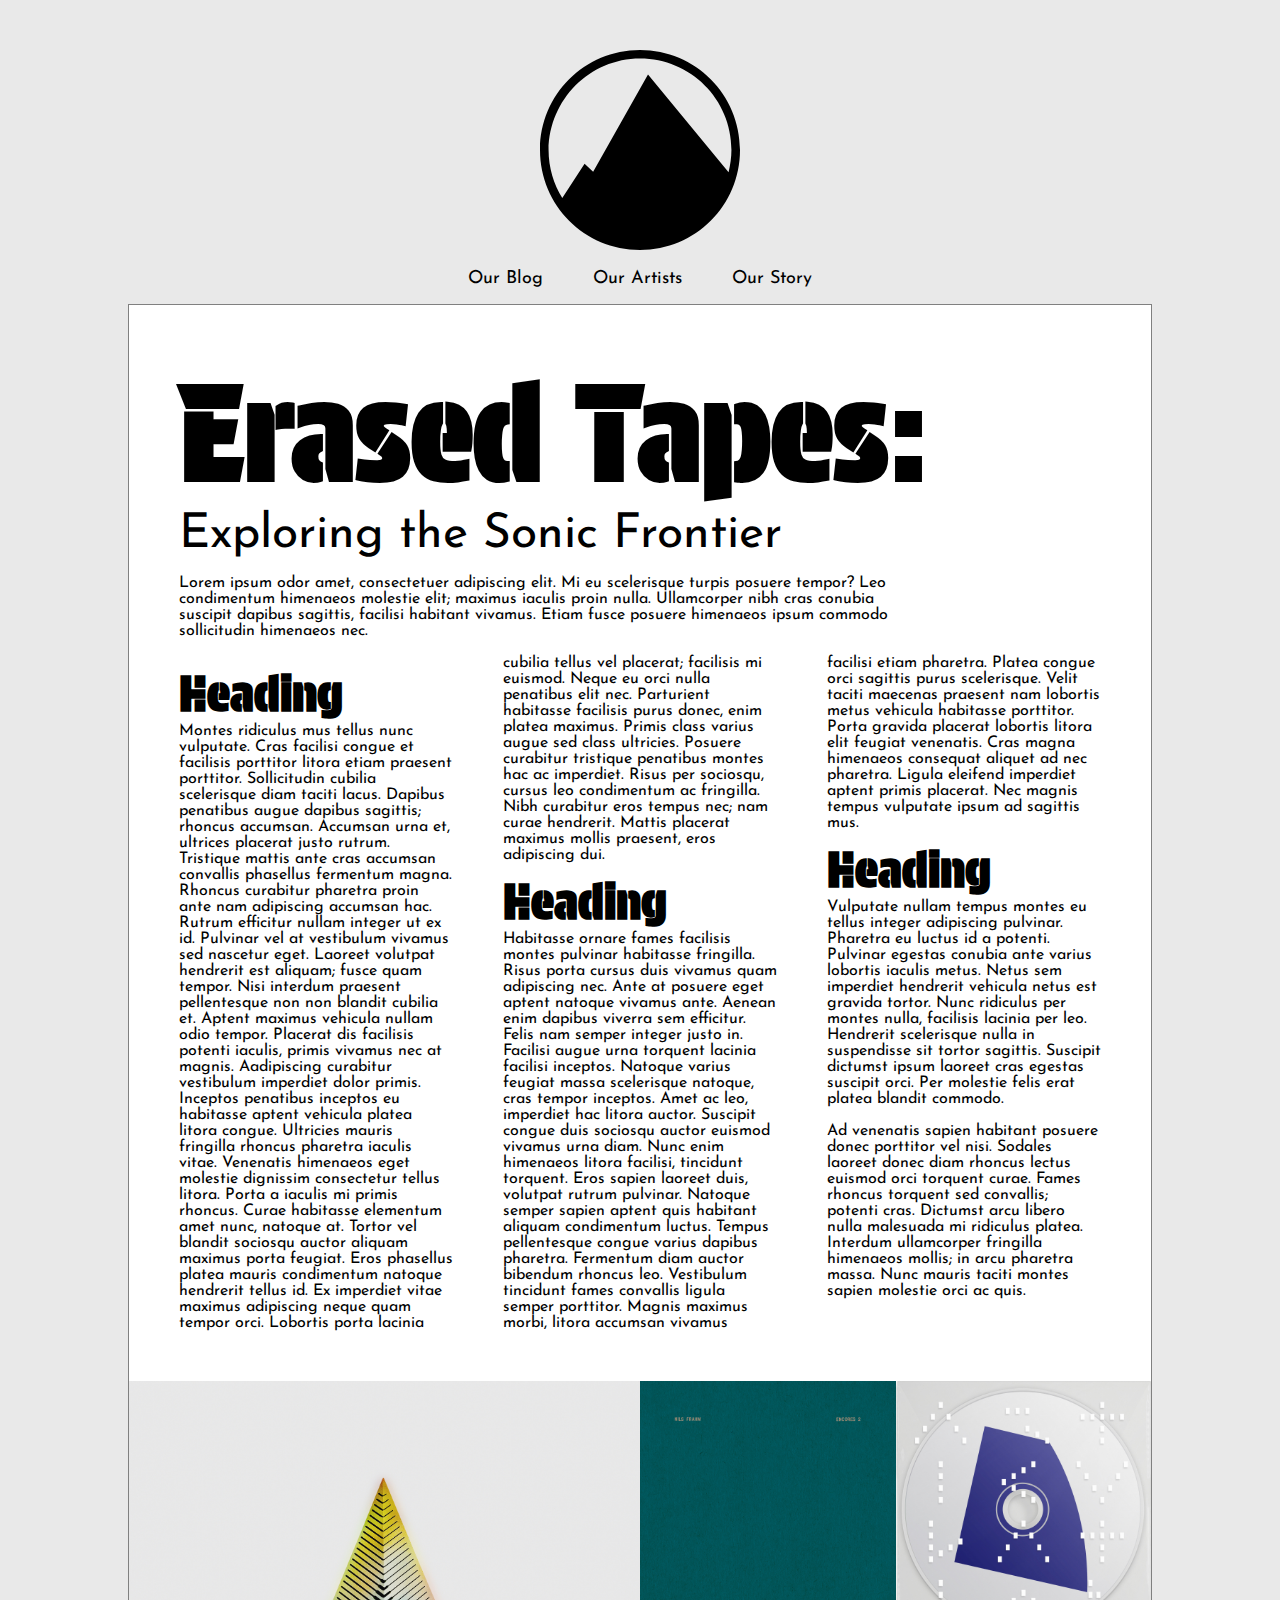
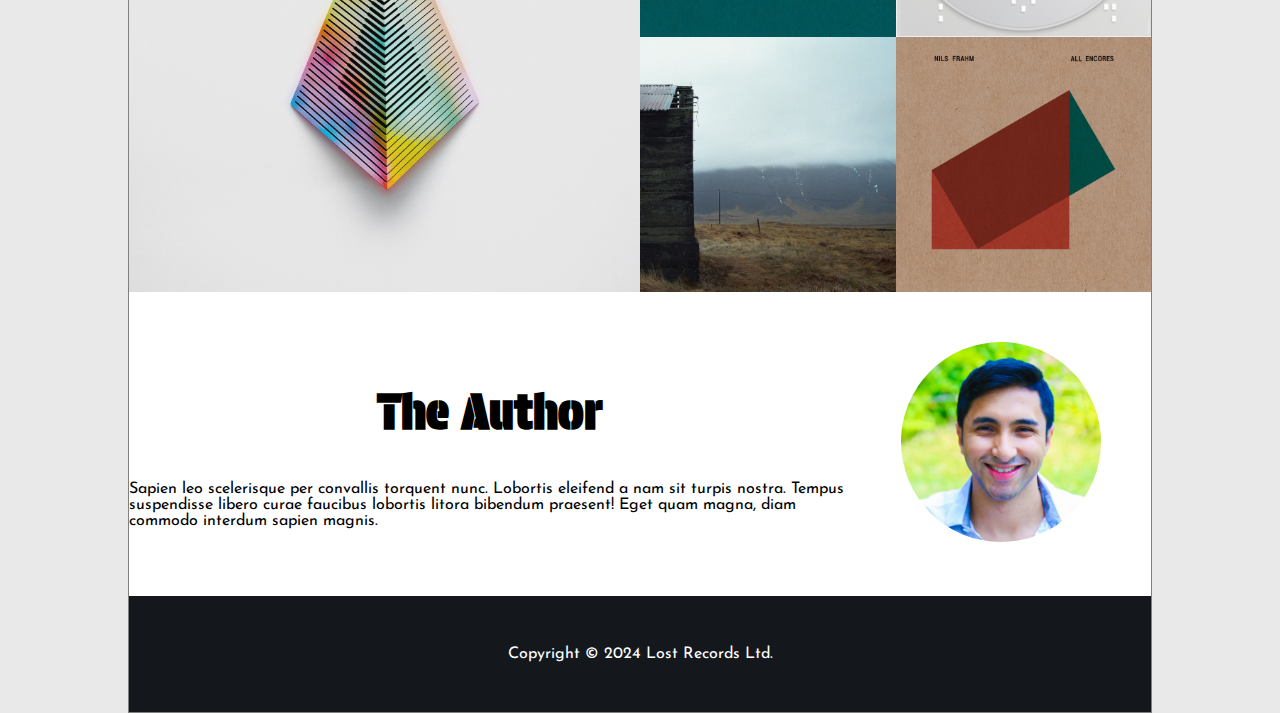
<file: Clone-Task-1/Final-clone-task-1.html>
<!-- Clone Task 1: Layout and Typography -->
 <!-- html file that is needed in order to present the task given -->
 <!DOCTYPE html>
 <html lang="en">
 <head>
     <meta charset="UTF-8">
     <meta name="viewport" content="width=device-width, initial-scale=1.0">
 
     <!-- Link to the CSS/Stylesheets -->
     <link rel="stylesheet" href="Final-clone-task-1.css">
 
     <!-- The Website's Title -->
     <title>Cloned Task 1: Responsive Layout and Typography</title>
 
 </head>
 <body>
     
     <!-- Header Section (The Logo and Navigation Menu) -->
     <div class="Header">
     <div class="Logo"><img src="assets/logo.svg"  alt=" Logo Image "></div>
     </div>
 
     <!-- Navigation Menu -->
     <nav>
         <!-- Navigational Link Anchor Tags -->
         <ul>
             <li><a href="#">Our Blog</a></li>
             <li><a href="#">Our Artists</a></li>
             <li><a href="#">Our Story</a></li>
         </ul>
     </nav> 
 
     <!-- To add border outline color -->
     <main>
 
     <!-- Title and Introduction Section -->
     <div class="Main-Heading-Container">
         <h1>Erased Tapes:</h1>
         <div class="Sub-Heading"><p>Exploring the Sonic <span>Frontier</span></p></div>
         <div class="Right-Padding"><p>Lorem ipsum odor amet, consectetuer adipiscing elit. Mi eu scelerisque turpis posuere tempor? Leo condimentum himenaeos molestie elit; maximus iaculis proin nulla. Ullamcorper nibh cras conubia suscipit dapibus sagittis, facilisi habitant vivamus. Etiam fusce posuere himenaeos ipsum commodo sollicitudin himenaeos nec.</p></div>
 
 
     <!-- Headings Section ( Three (3) <h2></h2> ) -->        
         <div class="Three-Headings-Main-Container">
 
             <!-- 1st Heading Item -->
             <div class="Heading-Item-Container">
                 <h2>Heading</h2>
                 <p>Montes ridiculus mus tellus nunc vulputate. Cras facilisi congue et facilisis porttitor litora etiam praesent porttitor. Sollicitudin cubilia scelerisque diam taciti lacus. Dapibus penatibus augue dapibus sagittis; rhoncus accumsan. Accumsan urna et, ultrices placerat justo rutrum. Tristique mattis ante cras accumsan convallis phasellus fermentum magna. Rhoncus curabitur pharetra proin ante nam adipiscing accumsan hac. Rutrum efficitur nullam integer ut ex id. Pulvinar vel at vestibulum vivamus sed nascetur eget.
 
                     Laoreet volutpat hendrerit est aliquam; fusce quam tempor. Nisi interdum praesent pellentesque non non blandit cubilia et. Aptent maximus vehicula nullam odio tempor. Placerat dis facilisis potenti iaculis, primis vivamus nec at magnis. Aadipiscing curabitur vestibulum imperdiet dolor primis. Inceptos penatibus inceptos eu habitasse aptent vehicula platea litora congue. Ultricies mauris fringilla rhoncus pharetra iaculis vitae. Venenatis himenaeos eget molestie dignissim consectetur tellus litora. Porta a iaculis mi primis rhoncus.
                     
                     Curae habitasse elementum amet nunc, natoque at. Tortor vel blandit sociosqu auctor aliquam maximus porta feugiat. Eros phasellus platea mauris condimentum natoque hendrerit tellus id. Ex imperdiet vitae maximus adipiscing neque quam tempor orci. Lobortis porta lacinia cubilia tellus vel placerat; facilisis mi euismod. Neque eu orci nulla penatibus elit nec.
                     
                     Parturient habitasse facilisis purus donec, enim platea maximus. Primis class varius augue sed class ultricies. Posuere curabitur tristique penatibus montes hac ac imperdiet. Risus per sociosqu, cursus leo condimentum ac fringilla. Nibh curabitur eros tempus nec; nam curae hendrerit. Mattis placerat maximus mollis praesent, eros adipiscing dui.</p>
             </div>
 
             <!-- Second Heading Item -->
             <div class="Heading-Item-Container">
                 <h2>Heading</h2>
                 <p>Habitasse ornare fames facilisis montes pulvinar habitasse fringilla. Risus porta cursus duis vivamus quam adipiscing nec. Ante at posuere eget aptent natoque vivamus ante. Aenean enim dapibus viverra sem efficitur. Felis nam semper integer justo in. Facilisi augue urna torquent lacinia facilisi inceptos. Natoque varius feugiat massa scelerisque natoque, cras tempor inceptos.                    
 
                     Amet ac leo, imperdiet hac litora auctor. Suscipit congue duis sociosqu auctor euismod vivamus urna diam. Nunc enim himenaeos litora facilisi, tincidunt torquent. Eros sapien laoreet duis, volutpat rutrum pulvinar. Natoque semper sapien aptent quis habitant aliquam condimentum luctus. Tempus pellentesque congue varius dapibus pharetra. Fermentum diam auctor bibendum rhoncus leo. Vestibulum tincidunt fames convallis ligula semper porttitor.
                     
                     Magnis maximus morbi, litora accumsan vivamus facilisi etiam pharetra. Platea congue orci sagittis purus scelerisque. Velit taciti maecenas praesent nam lobortis metus vehicula habitasse porttitor. Porta gravida placerat lobortis litora elit feugiat venenatis. Cras magna himenaeos consequat aliquet ad nec pharetra. Ligula eleifend imperdiet aptent primis placerat. Nec magnis tempus vulputate ipsum ad sagittis mus.</p>
             </div>
 
             <!-- Third Heading Item -->
             <div class="Heading-Item-Container">
                 <h2>Heading</h2>
                 <p>Vulputate nullam tempus montes eu tellus integer adipiscing pulvinar. Pharetra eu luctus id a potenti. Pulvinar egestas conubia ante varius lobortis iaculis metus. Netus sem imperdiet hendrerit vehicula netus est gravida tortor. Nunc ridiculus per montes nulla, facilisis lacinia per leo. Hendrerit scelerisque nulla in suspendisse sit tortor sagittis. Suscipit dictumst ipsum laoreet cras egestas suscipit orci. Per molestie felis erat platea blandit commodo.
                     <br>
                     <br>
                     Ad venenatis sapien habitant posuere donec porttitor vel nisi. Sodales laoreet donec diam rhoncus lectus euismod orci torquent curae. Fames rhoncus torquent sed convallis; potenti cras. Dictumst arcu libero nulla malesuada mi ridiculus platea. Interdum ullamcorper fringilla himenaeos mollis; in arcu pharetra massa. Nunc mauris taciti montes sapien molestie orci ac quis.</p>
             </div>
         </div>
 
 
     </div>
 
     <!-- Images Section -->
 
     <div class="Images-Container">
         <div class="Featured-Image">
             <img src="assets/blurred.jpg" alt="The image that would be the largest among the five images.">
         </div>
 
         <!-- Example-Images-Section -->
 
         <div class="Example-Images">
             <div class="Example-Image">
                 <img src="assets/encores-2.jpg" alt="The First example image.">
             </div>
             <div class="Example-Image">
                 <img src="assets/articulation.jpg" alt="The Second example image.">
             </div>
             <div class="Example-Image">
                 <img src="assets/eulogy-for-evolution.jpg" alt="The Third example image.">
             </div>
             <div class="Example-Image">
                 <img src="assets/all-encores.jpg" alt="The Fourth example image.">
             </div>
         </div>
     </div>
 
     <!-- Author's Section -->
 
     <div class="Author-Container">
 
         <!-- Image of the Author -->
 
         <div class="Author-profile-Container">
             <img src="assets/author.jpg" alt="Suleiman Ibn Ali" />
         </div>
         
         <!-- Author's 'biography' section -->
 
         <div class="Author-biography-Container">
             <h2>The Author</h2>
             <p>Sapien leo scelerisque per convallis torquent nunc. Lobortis eleifend a nam sit turpis nostra. Tempus suspendisse libero curae faucibus lobortis litora bibendum praesent! Eget quam magna, diam commodo interdum sapien magnis.</p>
         </div>
 
     </div>
     
     <!-- Footer Section -->
 
     <footer>Copyright © 2024 Lost Records Ltd.</footer>
 
     </main>
 
 </body>
 </html>
</file>
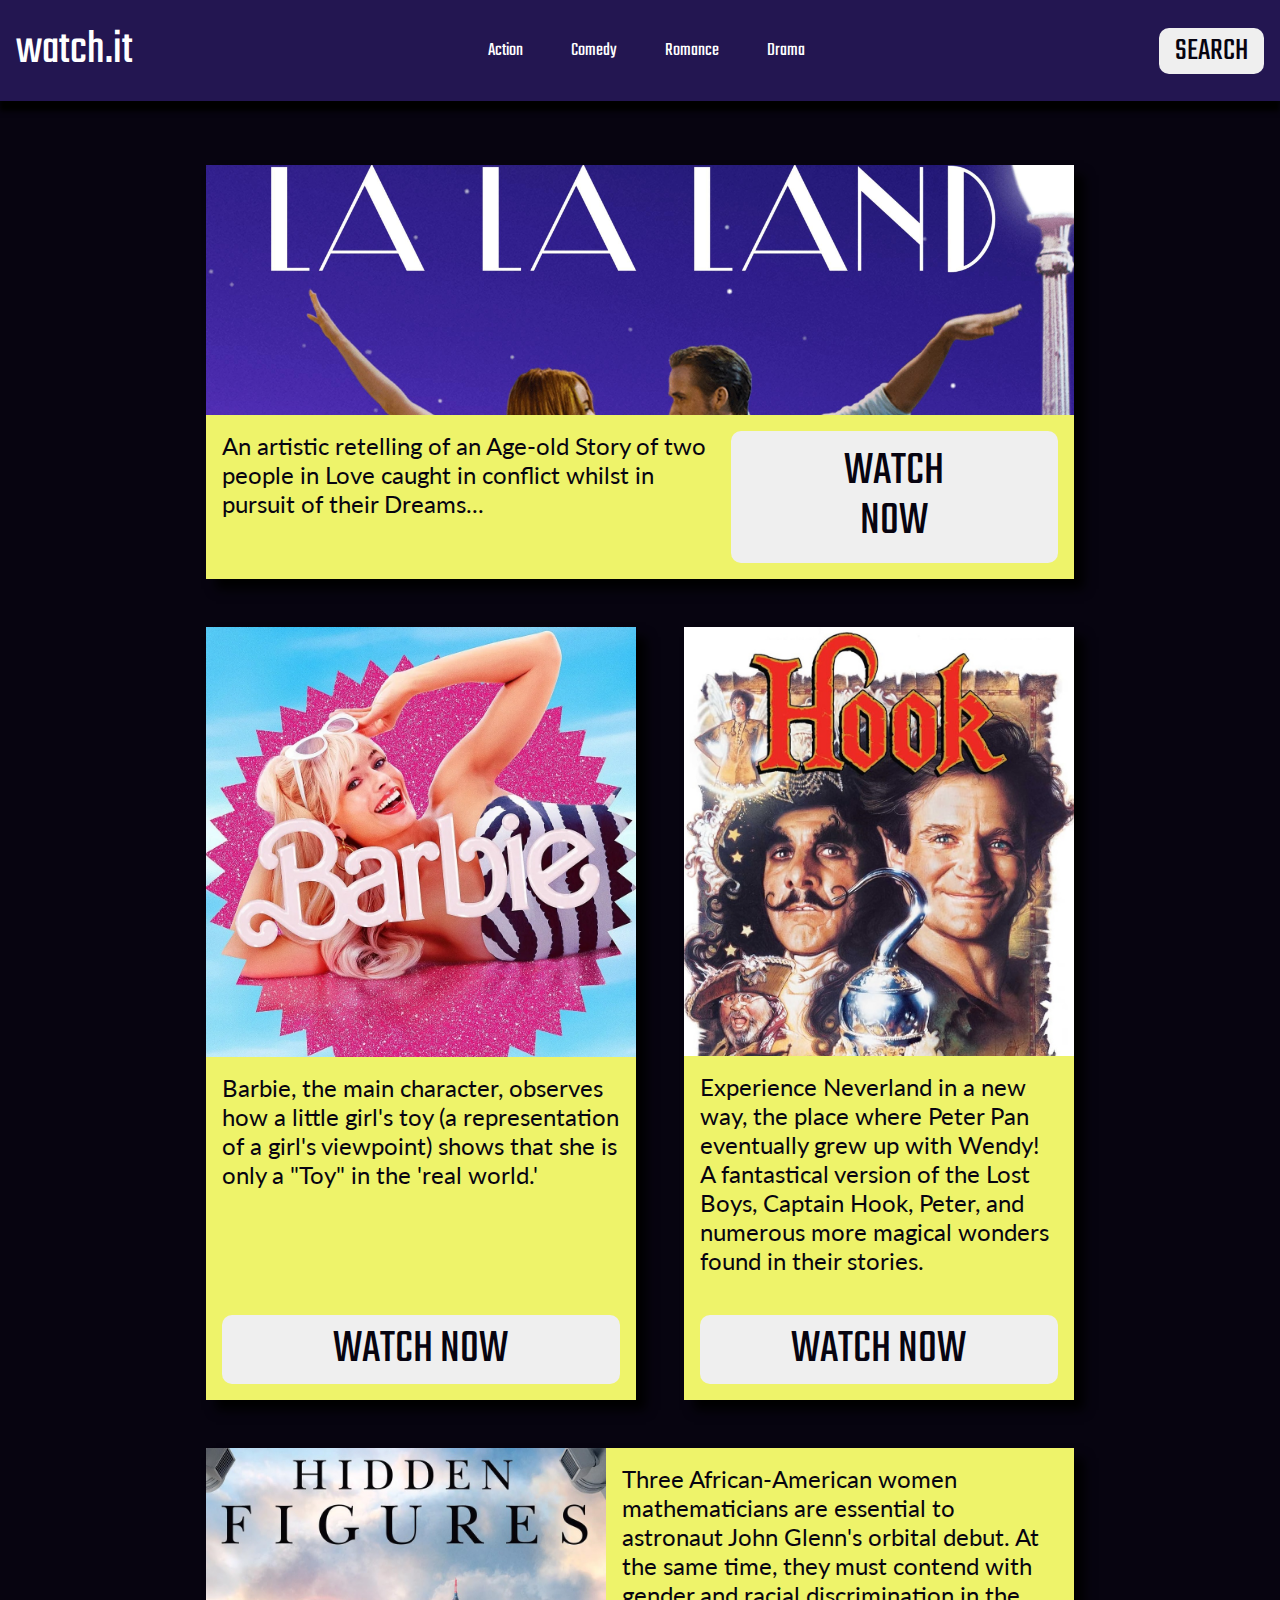
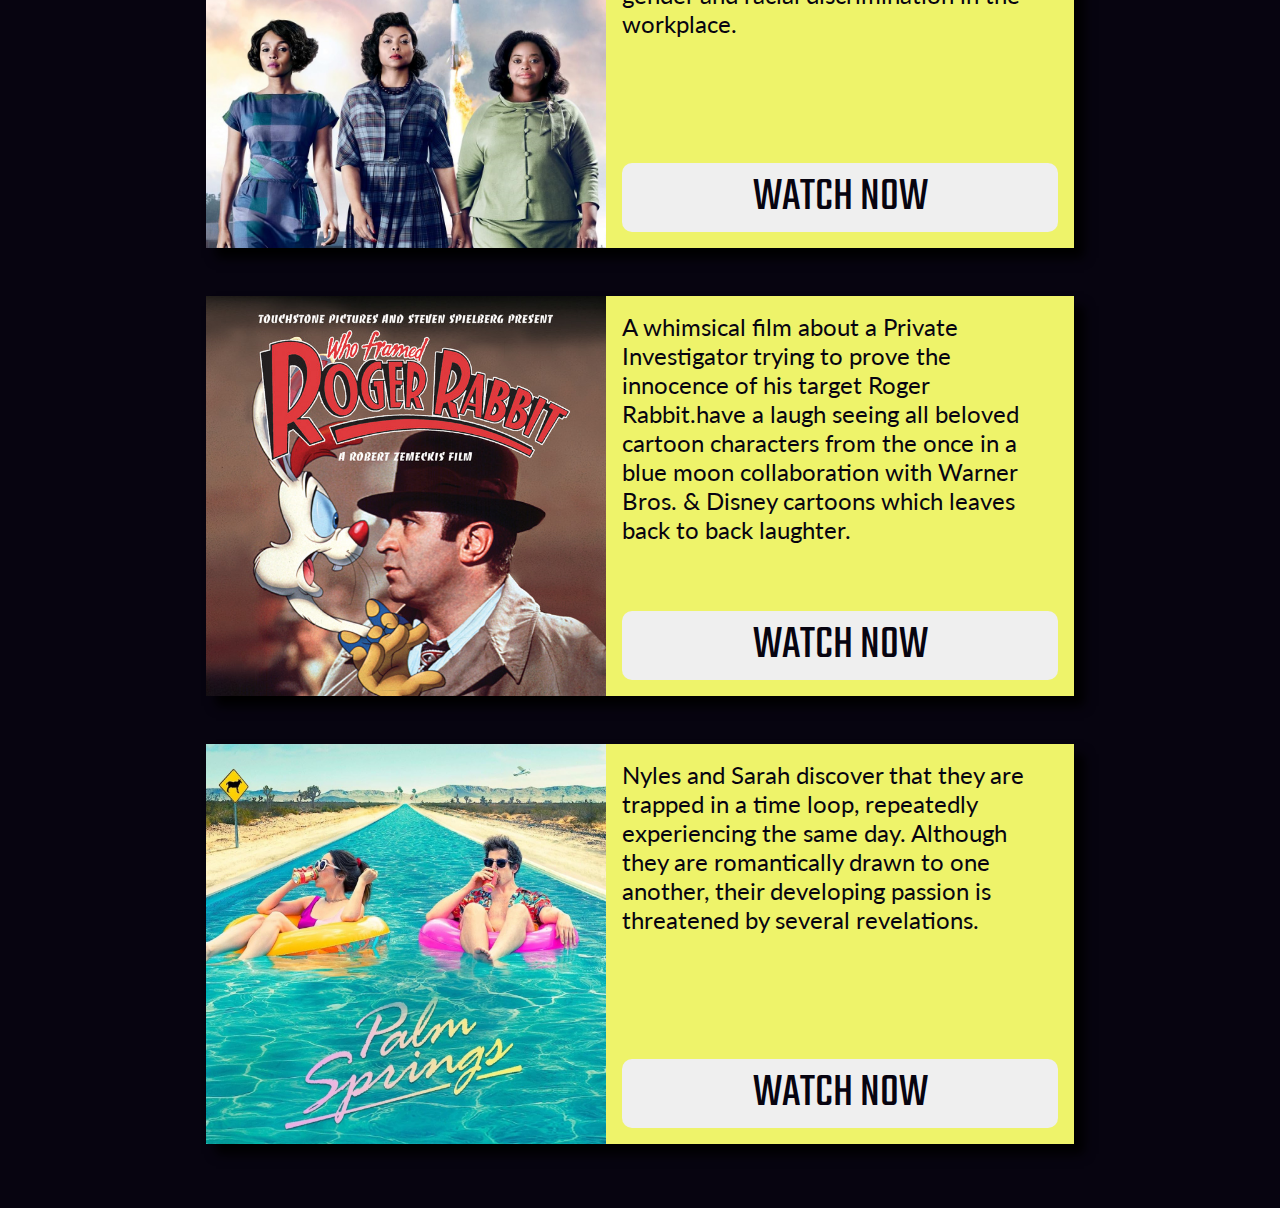
<file: Clone-Task-2/Clone-task-2.html>
<!DOCTYPE html>
<html lang="en">
<head>
    <meta charset="UTF-8">
    <meta name="viewport" content="width=device-width, initial-scale=1.0">
    <title>TASK-2 Advance Layout</title>
    <link rel="stylesheet" href="Clone-Task-2-Stylesheet/Clone-Task-2-main.css">
</head>
<body>
    <header>
        <div class="logo">
            <a href="">watch.it</a>
        </div>

        <nav>
            <ul>
                <li><a href="">Action</a></li>
                <li><a href="">Comedy</a></li>
                <li><a href="">Romance</a></li>
                <li><a href="">Drama</a></li>
            </ul>
        </nav>

        <button>
            <a href="">SEARCH</a>
        </button>
    </header>
    
    <main>
        <!--For the first featured film, I chose Lala Land. A movie I came to enjoy during my break off coding or editing videos, The film is a very interesting story between two people caught in Love whilst in the pursuit of their careers, It also helps Ryan Gosling is the Lead Male.-->
        <div class="movie-container movie-container-1">
            <div class="movie-poster">
                <img src="Fiilm-Posters/la-la-land.jpg" alt="">
            </div>

            <div class="movie-desc">
                <!--Added a short description for the films to give interest to the possible viewer(s).-->
                <p>
                    An artistic retelling of an Age-old Story of two people in Love caught in conflict whilst in pursuit of their Dreams...
                </p>

                <button>
                    <a href="">WATCH NOW</a>
                </button>
            </div>
        </div>

        <div class="movie-container movie-container-2">
            <div class="movie-poster">
                <img src="Fiilm-Posters/barbie.jpg" alt="">
            </div>

            <div class="movie-desc">
                <p>
                    Barbie, the main character, observes how a little girl's toy (a representation of a girl's viewpoint) shows that she is only a "Toy" in the 'real world.'
                </p>

                <button>
                    <a href="">WATCH NOW</a>
                </button>
            </div>
        </div>

        <div class="movie-container movie-container-3">
            <div class="movie-poster">
                <img src="Fiilm-Posters/hook.jpg" alt="">
            </div>

            <div class="movie-desc">
                <p>
                    Experience Neverland in a new way, the place where Peter Pan eventually grew up with Wendy! A fantastical version of the Lost Boys, Captain Hook, Peter, and numerous more magical wonders found in their stories.    
                </p>

                <button>
                    <a href="">WATCH NOW</a>
                </button>
            </div>
        </div>

        <div class="movie-container movie-container-4"><div class="movie-poster">
                <img src="Fiilm-Posters/hidden-figures.jpg" alt="">
            </div>

            <div class="movie-desc">
                <p>
                    Three African-American women mathematicians are essential to astronaut John Glenn's orbital debut. At the same time, they must contend with gender and racial discrimination in the workplace.
                </p>

                <button>
                    <a href="">WATCH NOW</a>
                </button>
            </div>
        </div>

        <div class="movie-container movie-container-5"><div class="movie-poster">
                <img src="Fiilm-Posters/who-framed-roger-rabbit.jpg" alt="">
            </div>

            <div class="movie-desc">
                <p>
                    A whimsical film about a Private Investigator trying to prove the innocence of his target Roger Rabbit.have a laugh seeing all beloved cartoon characters from the once in a blue moon collaboration with Warner Bros. & Disney cartoons which leaves back to back laughter.
                </p>

                <button>
                    <a href="">WATCH NOW</a>
                </button>
            </div>

        </div>

        <div class="movie-container movie-container-6">
            <div class="movie-poster">
                <img src="Fiilm-Posters/palm-springs.jpg" alt="">
            </div>

            <div class="movie-desc">
                <p>
                    Nyles and Sarah discover that they are trapped in a time loop, repeatedly experiencing the same day. Although they are romantically drawn to one another, their developing passion is threatened by several revelations.
                </p>
                
                <button>
                    <a href="">WATCH NOW</a>
                </button>
            </div>
        </div>
        
    </main>

</body>
</html>
</file>
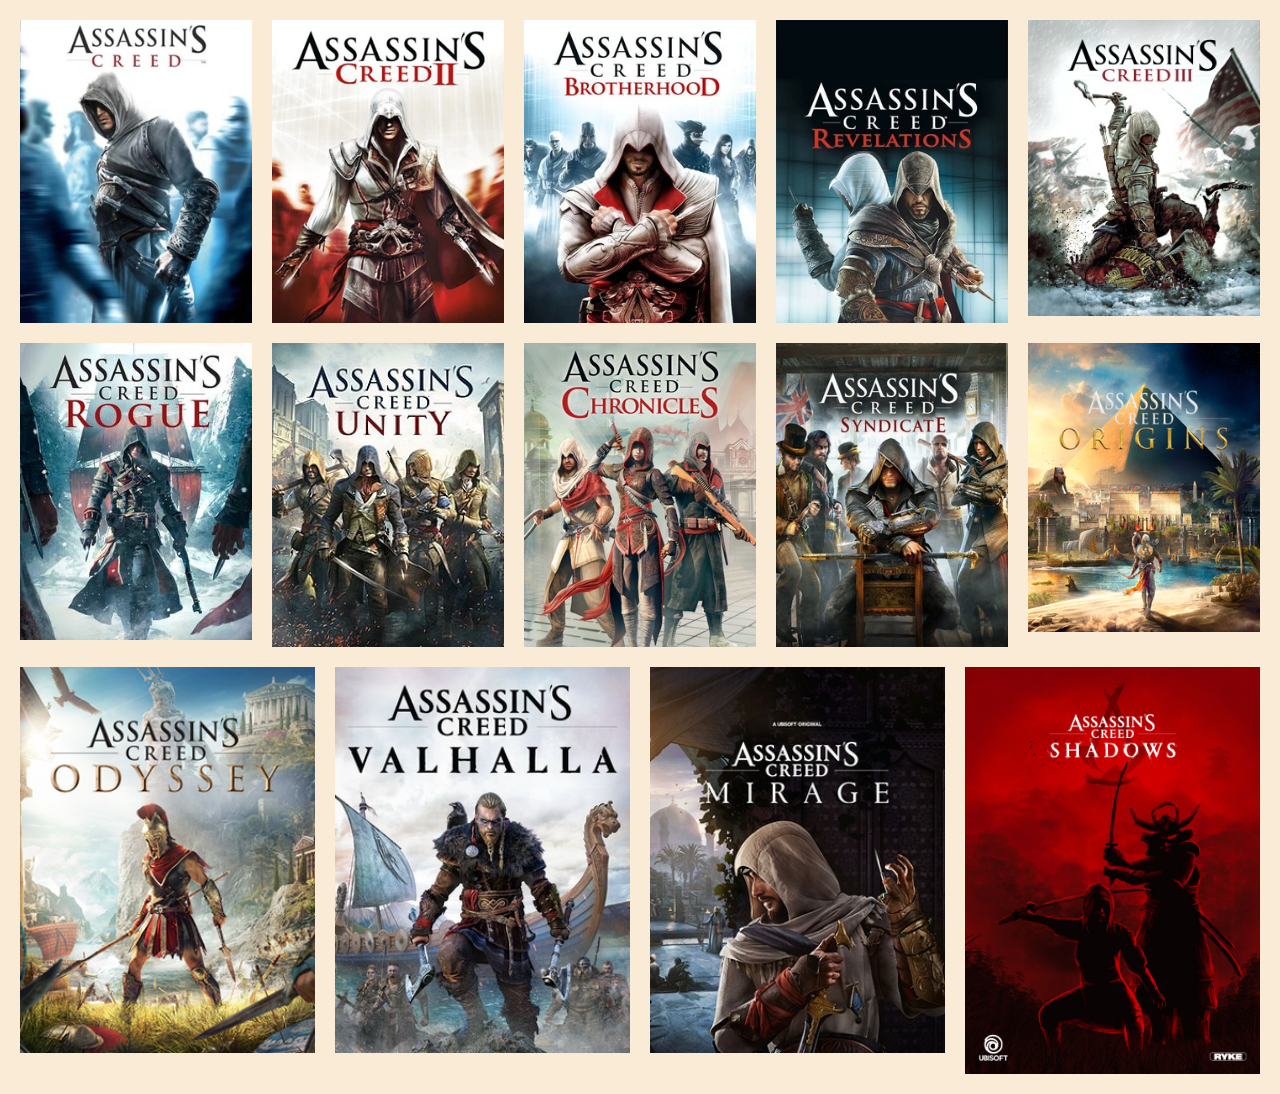
<file: Flexbox-layout-tasks-extras/3-Image-Gallery/Assassins-Creed-Games-index.html>
<!-- Image Gallery - Build a responsive Image gallery using Flexbox. Arrange images in a row that wraps to a new line as the screen size increases or decreases.-->
<!DOCTYPE html>
<html lang="en">
<head>
    <meta charset="UTF-8">
    <meta name="viewport" content="width=device-width, initial-scale=1.0">
    <link rel="stylesheet" href="Assassins-Creed-Games-style.css">
    <title>Responsive Image Gallery</title>
</head>
<body>
    <!-- Image Gallery Container -->
    <div class="gallery">
        <!-- Each image is wrapped in a div for Flexbox alignment -->
        <div class="gallery-item"><img src="Assassins-Creed-posters/Assassin's_Creed.jpg" alt="AC 1"></div>
        <!--Image taken from Wikipedia href link="https://en.wikipedia.org/wiki/Assassin%27s_Creed_(video_game)"-->
        <div class="gallery-item"><img src="Assassins-Creed-posters/Assassins_Creed_2_Box_Art.jpeg" alt="AC 2"></div>
        <!--image taken from Google Chrome search href link="https://images.app.goo.gl/YgfeAjDfQQq2hm6i7"-->
        <div class="gallery-item"><img src="Assassins-Creed-posters/Assassins_Creed_brotherhood_cover.jpg" alt="AC Br"></div>
        <!--image taken from Wikipedia href link="https://en.wikipedia.org/wiki/Assassin%27s_Creed:_Brotherhood"-->
        <div class="gallery-item"><img src="Assassins-Creed-posters/Assassins_Creed_Revelations_Cover.jpg" alt="AC Rv"></div>
        <!--image taken from Wikipedia href link="https://en.wikipedia.org/wiki/Assassin%27s_Creed_Revelations"-->
        <div class="gallery-item"><img src="Assassins-Creed-posters/Assassin's_Creed_III_Game_Cover.jpg" alt="AC 3"></div>
        <!--image taken from Wikipedia href link="https://en.wikipedia.org/wiki/Assassin%27s_Creed_III"-->
        <div class="gallery-item"><img src="Assassins-Creed-posters/Assassin's_Creed_Rogue.jpg" alt="AC 4BF"></div>
        <!--image taken from Wikipedia href link="https://en.wikipedia.org/wiki/Assassin%27s_Creed_Rogue"-->
        <div class="gallery-item"><img src="Assassins-Creed-posters/Assassin's_Creed_Unity_cover.jpg" alt="AC Rg"></div>
        <!--image taken from Google search href link="https://en.wikipedia.org/wiki/Assassin%27s_Creed_Unity"-->
        <div class="gallery-item"><img src="Assassins-Creed-posters/Assassin's_Creed_Chronicles_cover_art.jpg" alt="AC Ch"></div>
        <!--image taken from Google search href link="https://images.app.goo.gl/nsKtaELHGR5p6de19"-->
        <div class="gallery-item"><img src="Assassins-Creed-posters/Assassin's_Creed_Syndicate_cover.jpg" alt="AC Syn"></div>
        <!--image taken from Wikipedia href link="https://en.wikipedia.org/wiki/Assassin%27s_Creed_Syndicate"-->
        <div class="gallery-item"><img src="Assassins-Creed-posters/Assassin's_Creed_Origins_Cover_Art.png" alt="AC O"></div>
        <!--imagw taken from Wikipedia href link="https://en.wikipedia.org/wiki/Assassin%27s_Creed_Origins"-->
        <div class="gallery-item"><img src="Assassins-Creed-posters/ACOdysseyCoverArt.png" alt="AC EB"></div>
        <!--image taken from Google Chrome search href link="https://images.app.goo.gl/iPKG9W9LDim1mfMZA-->
        <div class="gallery-item"><img src="Assassins-Creed-posters/Assassin's_Creed_Valhalla_cover.jpg" alt="AC Vk"></div>
        <!--image taken from Wikipedia href link="https://en.wikipedia.org/wiki/Assassin%27s_Creed_Valhalla""-->
        <div class="gallery-item"><img src="Assassins-Creed-posters/Assassin's_Creed_Mirage_cover.jpeg" alt="AC BI"></div>
        <!--image taken from Wikipedia href link="https://en.wikipedia.org/wiki/Assassin%27s_Creed_Mirage"-->
        <div class="gallery-item"><img src="Assassins-Creed-posters/Assassins_Creed_Shadows.jpg" alt="AC XX"></div>
        <!--image taken from X.com href link="https://x.com/_L3vi3/status/1794060332316389791"-->
    </div>
</body>
</html>
</file>
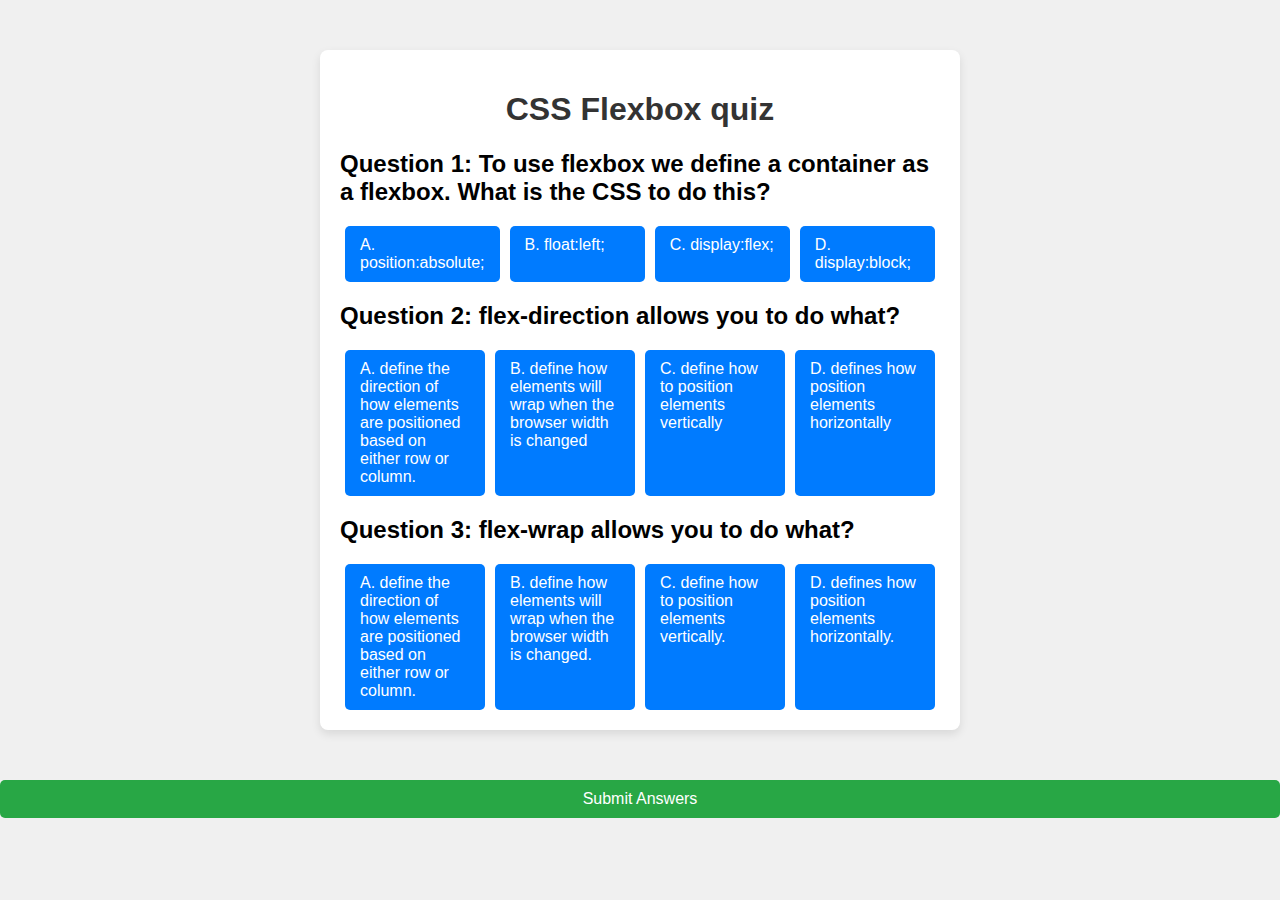
<file: Flexbox-layout-tasks-extras/4-Flexbox-Quiz/Flexbox-quiz-index.html>
<!-- Flexbox quiz - Create a quiz layout where questions are displayed in a column and answer choices are displayed in a row using Flexbox. Style it to be visually appealing.-->
<!DOCTYPE html>
<html lang="en">
<head>
    <meta charset="UTF-8">
    <meta name="viewport" content="width=device-width, initial-scale=1.0">
    <link rel="stylesheet" href="Flexbox-quiz-style.css">
    <title>Quiz Layout</title>
</head>
<body>
    <div class="quiz-container">
        <h1>CSS Flexbox quiz</h1>

        <!-- Questions & answers taken from CSS Flexbox interview href link="https://interview.skyrites.com/2020/02/18/css-flexbox-interview-and-question/" -->
        
        <div class="question">
            <h2>Question 1: To use flexbox we define a container as a flexbox. What is the CSS to do this?</h2>
            <div class="answer-options">
                <div class="answer-choice">A. position:absolute; </div>
                <div class="answer-choice">B. float:left; </div>
                <div class="answer-choice">C. display:flex; </div>
                <div class="answer-choice">D. display:block; </div>
            <!--correct Answer is: D. display:block;-->
            </div>
        </div>
        
        <div class="question">
            <h2>Question 2: flex-direction allows you to do what?</h2>
            <div class="answer-options">
                <div class="answer-choice">A. define the direction of how elements are positioned based on either row or column.</div>
                <div class="answer-choice">B. define how elements will wrap when the browser width is changed</div>
                <div class="answer-choice">C. define how to position elements vertically</div>
                <div class="answer-choice">D. defines how position elements horizontally</div>
            <!--correct Answer is: A. define the direction of how elements are positioned based on either row or column-->
            </div>
        </div>

        <div class="question"></div>
            <h2>Question 3: flex-wrap allows you to do what?</h2>
            <div class="answer-options">
                <div class="answer-choice">A. define the direction of how elements are positioned based on either row or column. </div>
                <div class="answer-choice">B. define how elements will wrap when the browser width is changed. </div>
                <div class="answer-choice">C. define how to position elements vertically. </div>
                <div class="answer-choice">D. defines how position elements horizontally. </div>
            <!--correct Answer is: B. define how elements will wrap when the browser width is changed-->
            </div>
        </div>

        <button class="submit-button">Submit Answers</button>
    </div>
</body>
</html>
</file>
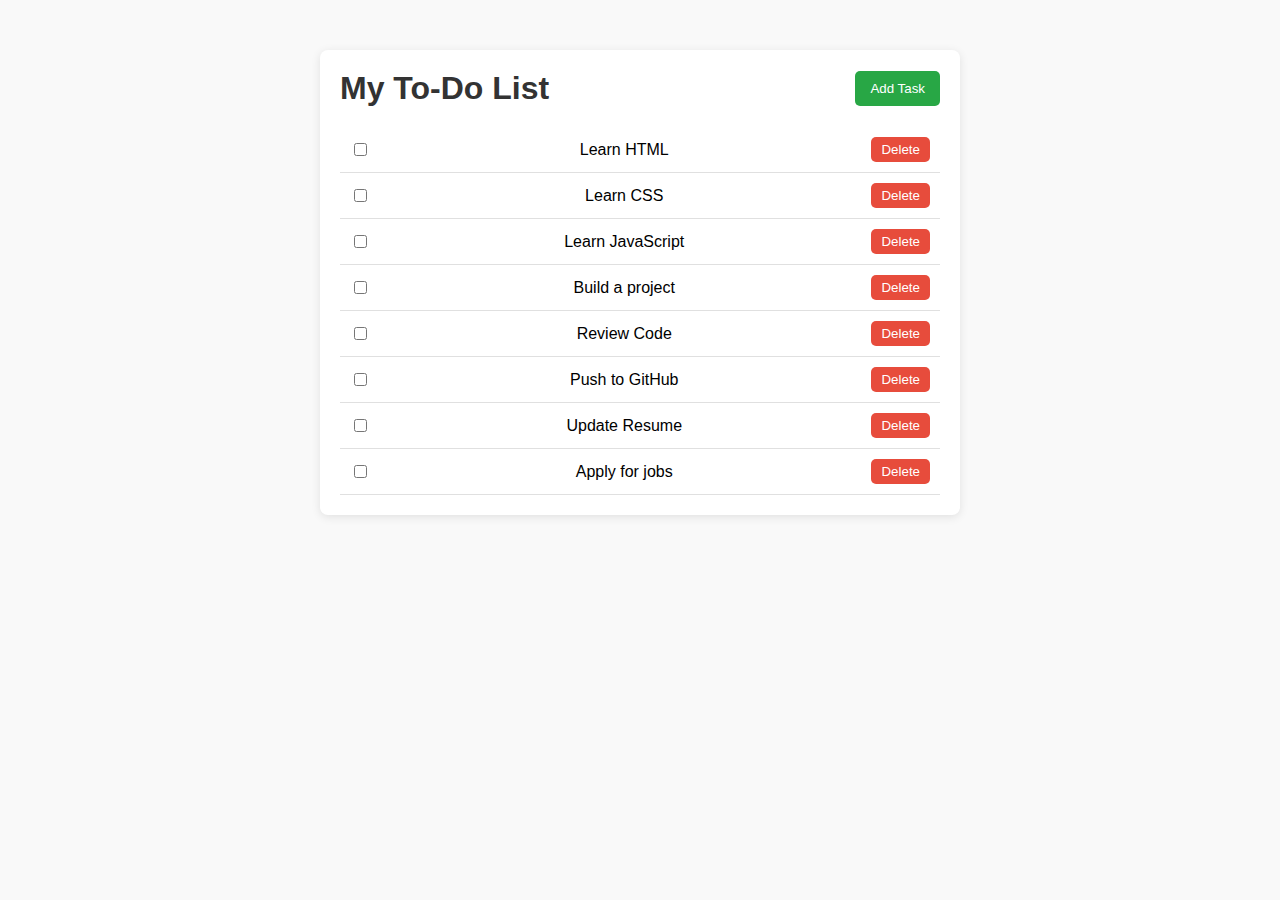
<file: Flexbox-layout-tasks-extras/5-To-Do-List/Todo-list-index.html>
<!-- To-Do List - Create a simple to do list application where the tasks are displayed using Flexbox. each task should have a checkbox, a label and a delete button. arranged in a flexible layout. -->
<!DOCTYPE html>
<html lang="en">
<head>
    <meta charset="UTF-8">
    <meta name="viewport" content="width=device-width, initial-scale=1.0">
    <link rel="stylesheet" href="Todo-list-style.css">
    <title>To-Do List Application</title>
</head>
<body>
    <div class="todo-container">
        <div class="header">
            <h1>My To-Do List</h1>
            <button id="add-task-button">Add Task</button>
        </div>
        <div class="task-list" id="task-list">
            <!-- Initial tasks will be added here by Todo-list-script.js -->
        </div>
    </div>

    <script src="Todo-list-script.js"></script>
</body>
</html>
</file>
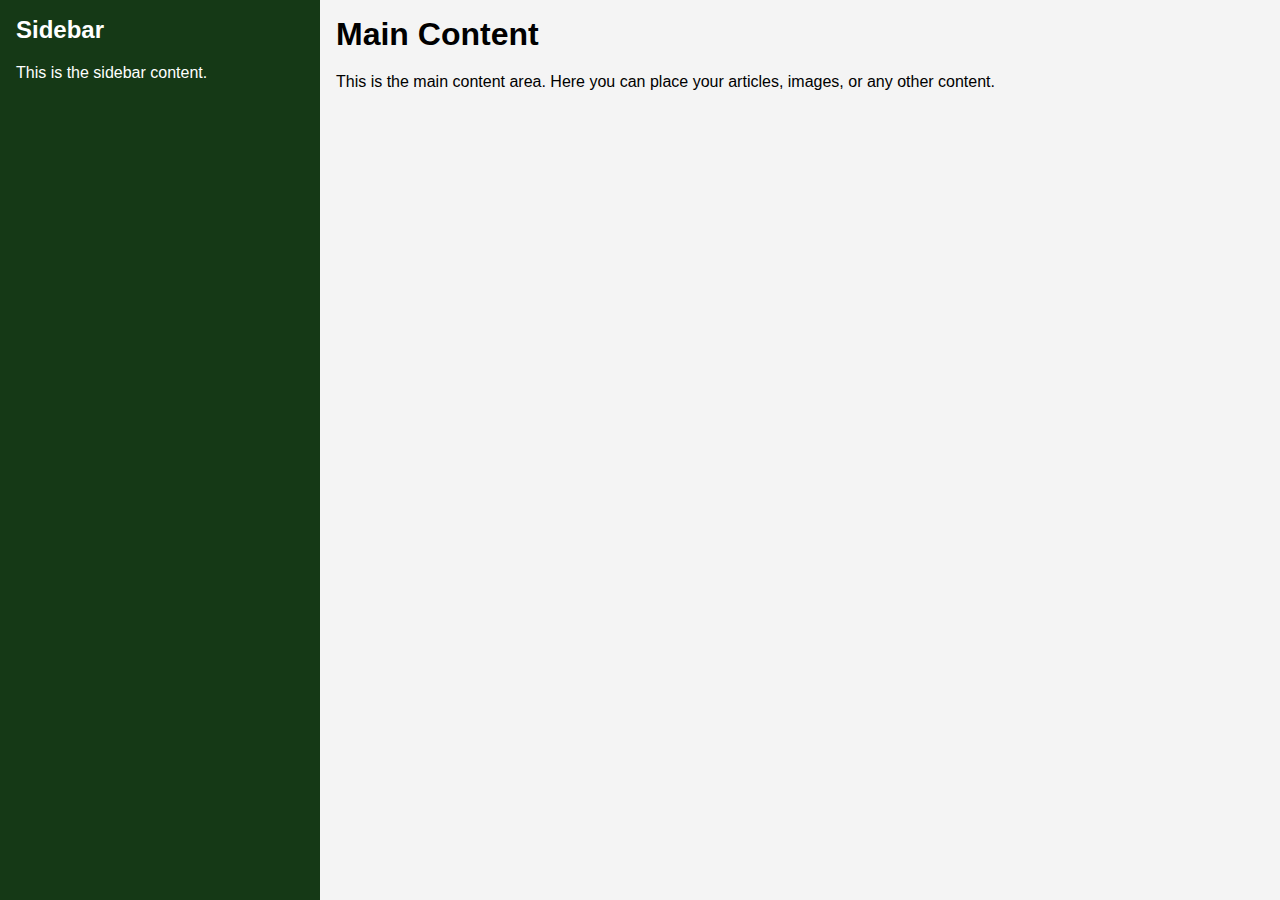
<file: Grid-layout-tasks-extras/1-Grid-Layout/grid-index.html>
<!--Grid Layout - Create a two-column layout using CSS Grid.The left column should have a sidebar, and the right column should display main content. Include some placeholder text in each area -->
<!DOCTYPE html>
<html lang="en">
<head>
    <meta charset="UTF-8">
    <meta name="viewport" content="width=device-width, initial-scale=1.0">
    <link rel="stylesheet" href="grid-style.css">
    <title>Grid Layout</title>
</head>
<body>
    <div class="grid-container">
        <aside class="sidebar">
            <h2>Sidebar</h2>
            <p>This is the sidebar content.</p>
        </aside>
        <main class="main-content">
            <h1>Main Content</h1>
            <p>This is the main content area. Here you can place your articles, images, or any other content.</p>
        </main>
    </div>
</body>
</html>
</file>
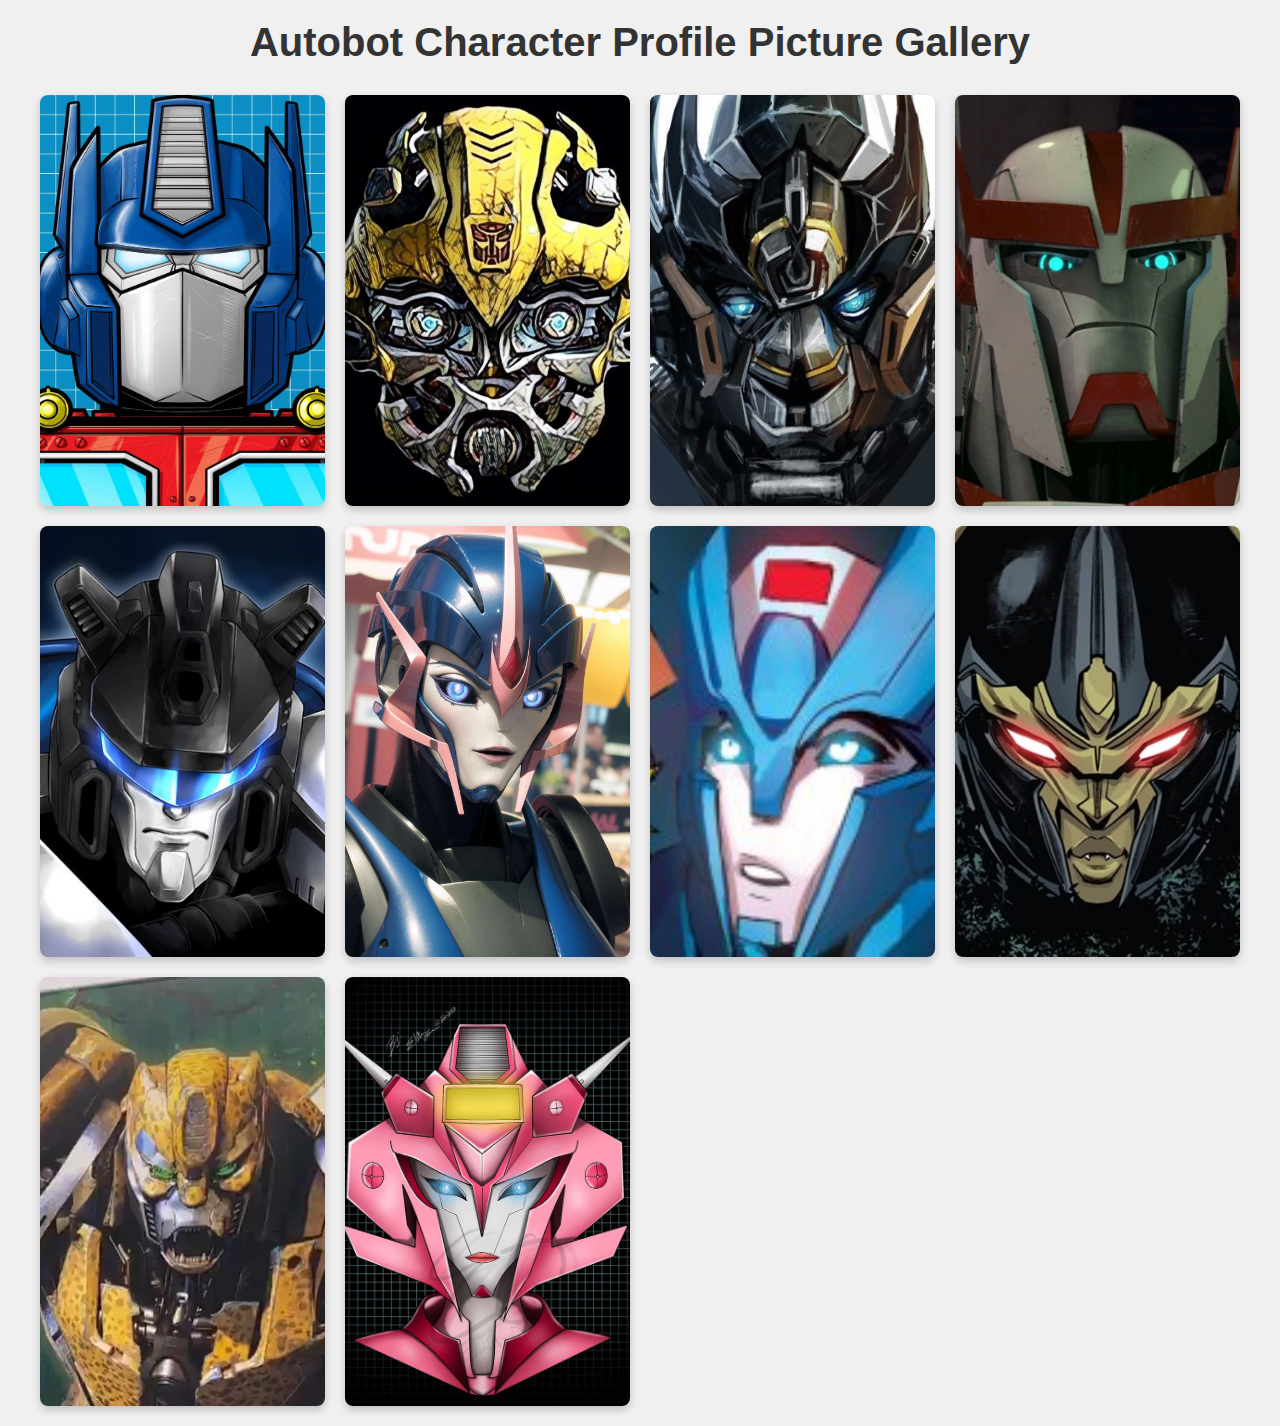
<file: Grid-layout-tasks-extras/2-Responsive-Photo-Grid/Photo-index.html>
<!DOCTYPE html>
<html lang="en">
<head>
    <meta charset="UTF-8">
    <meta name="viewport" content="width=device-width, initial-scale=1.0">
    <title>Character Picture Gallery</title>
    <link rel="stylesheet" href="Photo-style.css">
</head>
<body>
    <!-- Gallery Title -->
    <h1 class="gallery-title">Autobot Character Profile Picture Gallery</h1>

    <!-- Gallery Container -->
    <div class="gallery">
        <!-- Gallery Item 1 -->
        <div class="gallery-item" data-title="Character 1">
            <img src="gallery-items/gallery1.jpg" alt="G1 Optimus Prime">
        </div>

        <!-- Gallery Item 2 -->
        <div class="gallery-item" data-title="Character 2">
            <img src="gallery-items/gallery2.jpg" alt="Bayverse Bumblebee">
        </div>

        <!-- Gallery Item 3 -->
        <div class="gallery-item" data-title="Character 3">
            <img src="gallery-items/gallery3.jpg" alt="Bayverse Ironhide">
        </div>

        <!-- Gallery Item 4 -->
        <div class="gallery-item" data-title="Character 4">
            <img src="gallery-items/gallery4.jpg" alt="Primeverse Ratchet">
        </div>

        <!-- Gallery Item 5 -->
        <div class="gallery-item" data-title="Character 5">
            <img src="gallery-items/gallery5.jpg" alt="G1 Autbout Lt. Jazz">
        </div>

        <!-- Gallery Item 6 -->
        <div class="gallery-item" data-title="Character 6">
            <img src="gallery-items/gallery6.jpeg" alt="Primeverse Arcee">
        </div>

        <!-- Gallery Item 7 -->
        <div class="gallery-item" data-title="Character 7">
            <img src="gallery-items/gallery7.jpg" alt="IDWverse Chromia">
        </div>

        <!-- Gallery Item 8 -->
        <div class="gallery-item" data-title="Character 8">
            <img src="gallery-items/gallery8.png" alt="IDW Blackarachnia">
        </div>

        <!-- Gallery Item 9 -->
        <div class="gallery-item" data-title="Character 9">
            <img src="gallery-items/gallery9.png" alt="Knightverse Maximal Cheetor">
        </div>

        <!-- Gallery Item 10 -->
        <div class="gallery-item" data-title="Character 10">
            <img src="gallery-items/gallery10.jpg" alt="Primeverse Elita-1 fanart">
        </div>
    </div>
</body>
</html>
</file>
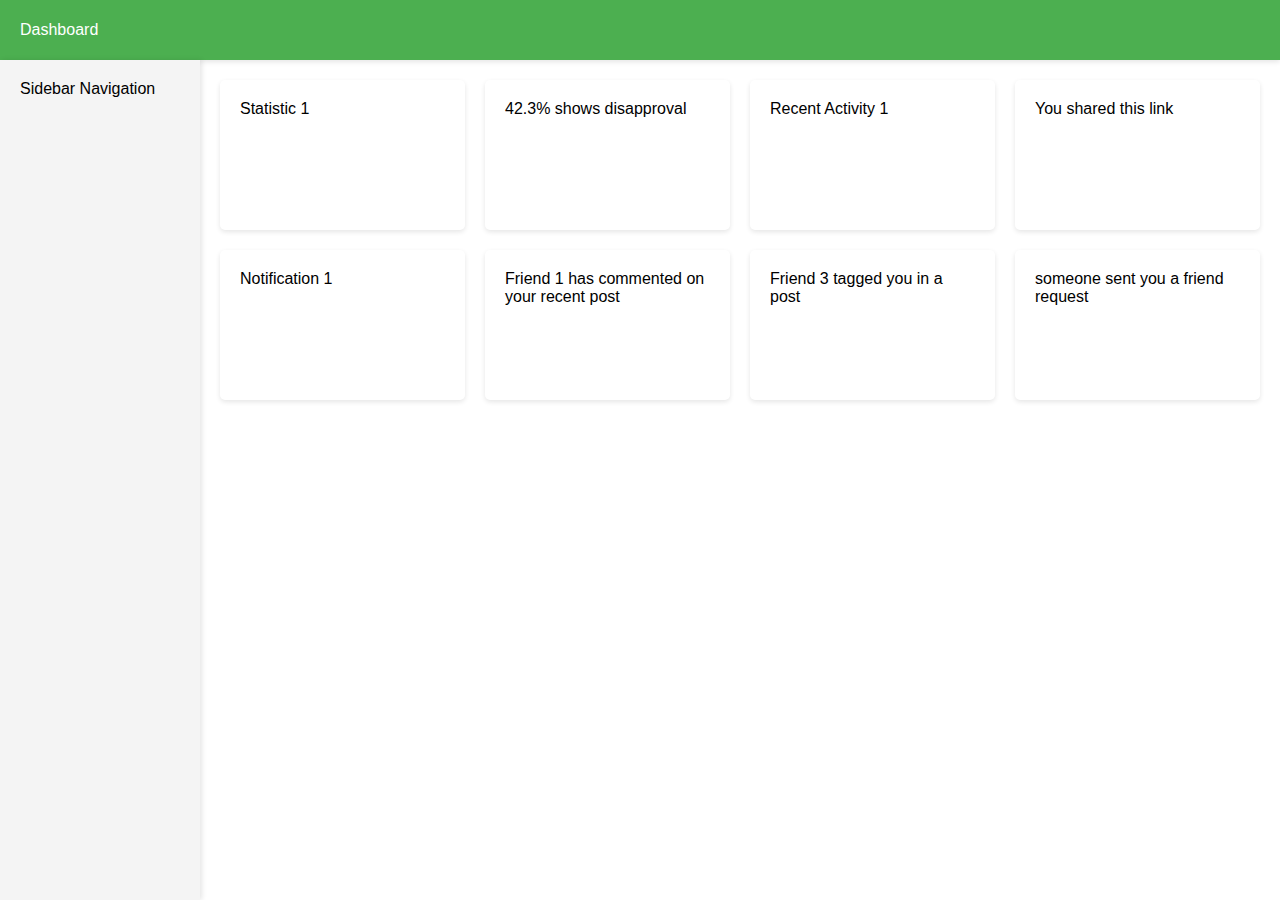
<file: Grid-layout-tasks-extras/3-Dashboard-interface/Dashboard-index.html>
<!-- Dashboard Interface - Build a simple dashboard layout with a header, sidebar, and main content area using CSS Grid. Include widgets for statistics, recent activity and notifications. -->
<!DOCTYPE html>
<html lang="en">
<head>
    <meta charset="UTF-8">
    <meta name="viewport" content="width=device-width, initial-scale=1.0">
    <link rel="stylesheet" href="Dashboard-style.css">
    <title>Dashboard</title>
</head>
<body>
    <header>Dashboard</header>
    <aside>Sidebar Navigation</aside>
    <main>
        <div class="widget">Statistic 1</div>
        <div class="widget">42.3% shows disapproval</div>
        <div class="widget">Recent Activity 1</div>
        <div class="widget">You shared this link</div>
        <div class="widget">Notification 1</div>
        <div class="widget">Friend 1 has commented on your recent post</div>
        <div class="widget">Friend 3 tagged you in a post</div>
        <div class="widget">someone sent you a friend request</div>
    </main>
</body>
</html>
</file>
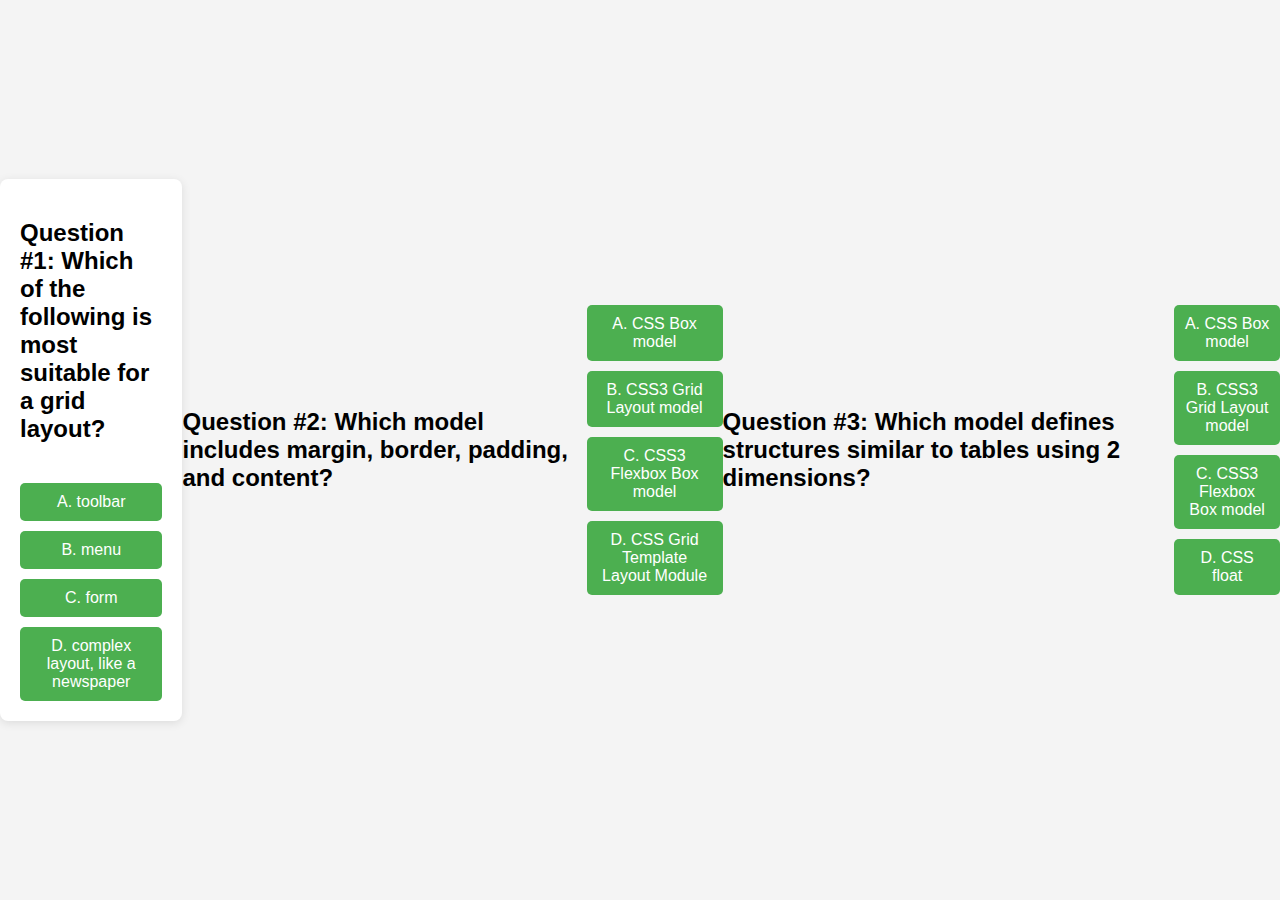
<file: Grid-layout-tasks-extras/5-CSS-Grid-Quiz/Grid-Quiz-index.html>
<!--CCS Grid Quiz - Design a quiz layout similar to the flexbox quiz task, but this time use CSS grid. The questions should be in one grid area, while answer choices should be distributed in another grid area.-->
<!DOCTYPE html>
<html lang="en">
<head>
    <meta charset="UTF-8">
    <meta name="viewport" content="width=device-width, initial-scale=1.0">
    <link rel="stylesheet" href="Grid-Quiz-style.css">
    <title>Grid layout Quiz</title>
</head>

<!-- Questions & answers taken from CSS grid layout - Assessment questionnaire href link="https://quizizz.com/admin/quiz/5f7558f9c5f871001bea27b4/css-grid-layout"-->
<body>
    <div class="quiz-container">
        <div class="question">
            <h2>Question #1: Which of the following is most suitable for a grid layout?</h2>
        </div>
        <div class="answers">
            <div class="answer">A. toolbar</div>
            <div class="answer">B. menu</div>
            <div class="answer">C. form</div>
            <div class="answer">D. complex layout, like a newspaper</div>
            <!--correct Answer is: D. complex layout, like a newspaper-->
        </div>
    </div>

    <div class="question">
            <h2>Question #2: Which model includes margin, border, padding, and content?</h2>
        </div>
        <div class="answers">
            <div class="answer">A. CSS Box model</div>
            <div class="answer">B. CSS3 Grid Layout model</div>
            <div class="answer">C. CSS3 Flexbox Box model</div>
            <div class="answer">D. CSS Grid Template Layout Module</div>
            <!--correct Answer: A.CSS Box model-->
        </div>
    </div>

    <div class="question">
        <h2>Question #3: Which model defines structures similar to tables using 2 dimensions?</h2>
    </div>
    <div class="answers">
        <div class="answer">A. CSS Box model</div>
        <div class="answer">B. CSS3 Grid Layout model</div>
        <div class="answer">C. CSS3 Flexbox Box model</div>
        <div class="answer">D. CSS float</div>
        <!--correct Answer is: C. CSS3 Flexbox model-->
    </div>
</div>

</body>
</html>
</file>
<file: Clone-Task-2/Clone-Task-2-Stylesheet/Clone-Task-2-main.css>
/* Clone Task 2 - Advanced Layout Main stylesheet */

/*Importing font family from google fonts */
@import url("https://fonts.googleapis.com/css2?family=Protest+Guerrilla&family=Teko:wght@300..700&display=swap");
@import url("https://fonts.googleapis.com/css2?family=Lato:ital,wght@0,100;0,300;0,400;0,700;0,900;1,100;1,300;1,400;1,700;1,900&family=Protest+Guerrilla&family=Teko:wght@300..700&display=swap");

/*Starting with the body color, background color is set in order to ease the eyes of the possible viewers in putting attention more to the given films to be watched rather than divert focus on an overcomplicated designed background or oversimplified black/white background color. */
body {
  background-color: #070410;
  margin: auto;
  font-family: "Lato", sans-serif;
}

header {
  background-color: #231651;
  width: 100%;
  box-sizing: border-box;
  padding: 16px;
  display: flex;
  justify-content: space-between;
  align-items: center;
  color: #FFFFFF;
  font-family: "Teko", sans-serif;
  box-shadow: 0px 10px 5px black;
}
header .logo {
  padding: 0px;
  font-size: 3em;
}
header ul {
  display: flex;
  gap: 48px;
  padding: 0%;
  font-size: 1.2em;
}
header li {
  list-style-type: none;
}
header a {
  text-decoration: none;
  color: white;
  padding: 0%;
}
header button {
  font-size: 2em;
  font-family: "Teko", sans-serif;
  padding: 0px;
  border: 0px;
  border-radius: 10px;
  height: -moz-fit-content;
  height: fit-content;
}
header button a {
  color: #070410;
  box-sizing: border-box;
  padding: 16px;
  text-decoration: none;
}

main {
  margin: auto;
  max-width: 900px;
  display: grid;
  grid-template-columns: repeat auto-fit, 1fr;
  grid-template-areas: "movie1 movie1" "movie2 movie3" "movie4 movie4" "movie5 movie5" "movie6 movie6";
  margin: 48px auto;
  gap: 16px;
}

.movie-container {
  background-color: #EEF36A;
  color: #070410;
  font-size: 1.5em;
  margin: 16px;
  box-shadow: 10px 10px 10px black;
  display: grid;
}
.movie-container .movie-poster {
  grid-area: poster;
  display: grid;
}
.movie-container .movie-desc {
  grid-area: desc;
  box-sizing: border-box;
  padding: 16px;
  display: flex;
  gap: 16px;
}
.movie-container .movie-desc p {
  padding: 0%;
  margin: 0%;
}
.movie-container button {
  grid-area: button;
}
.movie-container img {
  height: 400px;
  width: 400px;
  -o-object-fit: cover;
     object-fit: cover;
}
.movie-container-1 {
  grid-area: movie1;
  grid-template-rows: 1fr 0.6fr;
  grid-template-areas: "poster poster " "desc button";
}
.movie-container-1 img {
  width: 100%;
  height: 250px;
  -o-object-position: 0% 12%;
     object-position: 0% 12%;
}
.movie-container-1 p {
  flex: 1;
}
.movie-container-1 button {
  font-size: 2em;
  font-family: "Teko", sans-serif;
  padding: 0px;
  border: 0px;
  border-radius: 10px;
  height: -moz-fit-content;
  height: fit-content;
  height: 100%;
  box-sizing: border-box;
  padding: 16px;
  flex: 0.6;
}
.movie-container-1 button a {
  color: #070410;
  box-sizing: border-box;
  padding: 16px;
  text-decoration: none;
}
.movie-container-1 button a {
  box-sizing: border-box;
  padding: 0px 70px;
  display: flex;
  line-height: 50px;
  justify-content: center;
}
.movie-container-2, .movie-container-3 {
  grid-area: movie2;
  grid-template-rows: 1.25fr 1fr;
  grid-template-areas: "poster" "desc";
}
.movie-container-2 .movie-desc, .movie-container-3 .movie-desc {
  flex-direction: column;
  justify-content: space-between;
}
.movie-container-2 img, .movie-container-3 img {
  width: 100%;
  height: 100%;
}
.movie-container-2 button, .movie-container-3 button {
  font-size: 2em;
  font-family: "Teko", sans-serif;
  padding: 0px;
  border: 0px;
  border-radius: 10px;
  height: -moz-fit-content;
  height: fit-content;
}
.movie-container-2 button a, .movie-container-3 button a {
  color: #070410;
  box-sizing: border-box;
  padding: 16px;
  text-decoration: none;
}
.movie-container-3 {
  grid-area: movie3;
}
.movie-container-4, .movie-container-6, .movie-container-5 {
  grid-area: movie4;
  grid-template-areas: "poster desc";
}
.movie-container-4 .movie-desc, .movie-container-6 .movie-desc, .movie-container-5 .movie-desc {
  flex-direction: column;
  justify-content: space-between;
}
.movie-container-4 button, .movie-container-6 button, .movie-container-5 button {
  font-size: 2em;
  font-family: "Teko", sans-serif;
  padding: 0px;
  border: 0px;
  border-radius: 10px;
  height: -moz-fit-content;
  height: fit-content;
}
.movie-container-4 button a, .movie-container-6 button a, .movie-container-5 button a {
  color: #070410;
  box-sizing: border-box;
  padding: 16px;
  text-decoration: none;
}
.movie-container-5 {
  grid-area: movie5;
}
.movie-container-6 {
  grid-area: movie6;
}

@media screen and (max-width: 1023px) {
  header ul {
    gap: 32px;
  }
  main {
    margin: 32px auto;
    grid-template-areas: "movie1 movie2" "movie3 movie4" "movie5 movie6";
  }
  .movie-container {
    grid-auto-columns: minmax(100px, 1fr);
  }
  .movie-container img {
    height: 100px;
    width: 100px;
    -o-object-fit: cover;
       object-fit: cover;
  }
  .movie-container .movie-desc {
    flex-direction: column;
    justify-content: space-between;
  }
  .movie-container-1 {
    grid-template-areas: "poster" "desc";
    grid-template-rows: 0.5fr 1fr;
  }
  .movie-container-1 img {
    width: 100%;
    height: 100%;
    -o-object-position: 0%;
       object-position: 0%;
    -o-object-fit: cover;
       object-fit: cover;
  }
  .movie-container-1 p, .movie-container-1 button {
    flex: 0;
  }
  .movie-container-1 button a {
    padding: 0px 101px;
  }
  .movie-container-2, .movie-container-3 {
    grid-template-rows: 0.5fr 1fr;
  }
  .movie-container-2 img, .movie-container-3 img {
    width: 100%;
    height: 100%;
    -o-object-fit: cover;
       object-fit: cover;
  }
  .movie-container-2 button, .movie-container-3 button {
    box-sizing: border-box;
    padding: 16px;
  }
  .movie-container-2 button a, .movie-container-3 button a {
    box-sizing: border-box;
    padding: 0px 101px;
    display: flex;
    line-height: 50px;
    justify-content: center;
  }
  .movie-container-4, .movie-container-5, .movie-container-6 {
    grid-template-areas: "poster" "desc";
    grid-template-rows: 0.5fr 1fr;
  }
  .movie-container-4 img, .movie-container-5 img, .movie-container-6 img {
    width: 100%;
    height: 100%;
    -o-object-position: 0%;
       object-position: 0%;
    -o-object-fit: cover;
       object-fit: cover;
  }
  .movie-container-4 button, .movie-container-5 button, .movie-container-6 button {
    box-sizing: border-box;
    padding: 16px;
  }
  .movie-container-4 button a, .movie-container-5 button a, .movie-container-6 button a {
    box-sizing: border-box;
    padding: 0px 101px;
    display: flex;
    line-height: 50px;
    justify-content: center;
  }
}
@media screen and (max-width: 719px) {
  header {
    margin-bottom: 16px;
    box-shadow: 0px 0px 0px;
  }
  header .logo {
    font-size: 2em;
  }
  header nav {
    display: none;
  }
  main {
    max-width: 100%;
    margin: 0px;
    grid-template-areas: "movie1" "movie2" "movie3" "movie4" "movie5" "movie6";
  }
  .movie-container {
    margin: 0px;
    margin-bottom: 16px;
    box-shadow: 0px 0px 0px;
    grid-template-rows: auto;
  }
  .movie-container .movie-desc {
    justify-content: unset;
  }
  .movie-container button a {
    padding: 0px;
  }
}/*# sourceMappingURL=index.css.map */
</file>
<file: Grid-layout-tasks-extras/1-Grid-Layout/grid-style.css>
* {
    box-sizing: border-box;
    margin: 0;
    padding: 0;
}

body {
    font-family: Arial, sans-serif;
}

.grid-container {
    display: grid;
    grid-template-columns: 1fr 3fr; /* Sidebar and main content */
    height: 100vh; /* Full height */
}

.sidebar {
    background: #153916;
    color: white;
    padding: 1rem;
}

.main-content {
    background: #f4f4f4;
    padding: 1rem;
}

h1, h2 {
    margin-bottom: 1rem;
}

p {
    line-height: 1.6;
}
</file>
<file: Grid-layout-tasks-extras/3-Dashboard-interface/Dashboard-style.css>
body {
    display: grid;
    grid-template-areas: 
        "header header"
        "sidebar main";
    grid-template-columns: 200px 1fr;
    grid-template-rows: 60px 1fr;
    height: 100vh;
    margin: 0;
    font-family: Arial, sans-serif;
}

header {
    grid-area: header;
    background: #4CAF50;
    color: white;
    display: flex;
    align-items: center;
    padding: 0 20px;
    box-shadow: 0 2px 5px rgba(0, 0, 0, 0.1);
}

aside {
    grid-area: sidebar;
    background: #f4f4f4;
    padding: 20px;
    box-shadow: 2px 0 5px rgba(0, 0, 0, 0.1);
}

main {
    grid-area: main;
    padding: 20px;
    display: grid;
    grid-template-columns: repeat(4, 1fr);
    grid-template-rows: repeat(2, 150px);
    gap: 20px;
}

.widget {
    background: #fff;
    padding: 20px;
    box-shadow: 0 2px 5px rgba(0, 0, 0, 0.1);
    border-radius: 5px;
}
</file>
<file: Grid-layout-tasks-extras/5-CSS-Grid-Quiz/Grid-Quiz-style.css>
body {
    display: flex;
    justify-content: center;
    align-items: center;
    height: 100vh;
    margin: 0;
    font-family: Arial, sans-serif;
    background-color: #f4f4f4;
}

.quiz-container {
    display: grid;
    grid-template-areas:
        "question"
        "answers";
    grid-template-rows: auto 1fr;
    gap: 20px;
    padding: 20px;
    background: white;
    border-radius: 8px;
    box-shadow: 0 2px 10px rgba(0, 0, 0, 0.1);
    width: 300px;
}

.question {
    grid-area: question;
}

.answers {
    grid-area: answers;
    display: grid;
    grid-template-columns: 1fr;
    gap: 10px;
}

.answer {
    background: #4CAF50;
    color: white;
    padding: 10px;
    text-align: center;
    border-radius: 5px;
    cursor: pointer;
    transition: background 0.3s;
}

.answer:hover {
    background: #45a049;
}
</file>
<file: Clone-Task-1/Final-clone-task-1.css>
/* Most comments have been tooled by Paraphrasing AI "Quillbot" in order to sound more Professional and keep it neat. */
/* General Reset */
/* Imported font from Google Fonts. */
@import url('https://fonts.googleapis.com/css2?family=Josefin+Sans:ital,wght@0,100..700;1,100..700&family=Protest+Guerrilla&display=swap');

body {
    font-family: 'Josefin Sans', sans-serif; 
    background-color: #e9e9e9;
    margin: 0;
    padding: 0;
    font-size: 16px;
}

/* This will center the accessible material in the Header container. */
.Header {
    display: flex;
    justify-content: center;
    align-items: center;
}

/* Styling the Logo provided as 'logo.svg' */
.Logo img {
    width: 200px;
    height: auto;
}

/* This will be in charge of putting the material front and center. */
nav {
    display: flex;
    justify-content: center;
}

/* The Navigation's list elements are styled in this way. These include arranging them in a row, eliminating the default padding and bulletpoint design, and ensuring that all of the information remains on a single line.. */
nav ul {
    list-style: none;
    padding: 0;
    display: flex;
    white-space: nowrap; 
}

/* By doing this, the list items' font size will be set to 18 pixels. */
nav ul li {
    font-size: 18px;
}

/* By eliminating the underline and changing the Anchor tags' color to black, this styles them. */
nav ul li a {
    color: black;
    text-decoration: none;
}

/* The h1 and h2 tags are styled in this manner. Using the Protest Guerrilla font and making its font-size three times larger than the standard font size is one of them. */
h1, h2 {
    font-family: 'Protest Guerrilla'; /* Protest Guerrilla Font-family */
    font-size: calc(3 * 1rem); /* Font-size three times larger than the default font size. */
}

/* This gives the border the designated color. */
main {
    border: 1px solid gray; 
}

/* This will apply a white background color to the ".Main-Heading-Container" container. */
.Main-Heading-Container {
    background-color: white; /* Content Background Colour */
}

/* This sets Protest Guerrilla as the font-family for the h1 tag inside the ".Main-Heading-Container" container. */
.Main-Heading-Container h1 {
    font-family: 'Protest Guerrilla';
}

/* This causes the text within the ".Right-Padding" container to be set or aligned to the left. */
.Right-Padding {
    text-align: left;
}

/* Headings Section */
/* This container is where the three headings are mostly kept. In their columns, I entered three. */
.Three-Headings-Main-Container {
    column-count: 3;
}

/* The ".Heading-Item-Container" container is styled in this manner. I aligned them first, stacked them vertically, and used a flexbox layout. */
.Heading-Item-Container {
    display: flex; 
    flex-direction: column; 
    justify-content: flex-start;
}

/* Inside the ".Heading-Item-Container" container, I removed the default margin of the h2 tag. */
.Heading-Item-Container h2 {
    margin: 0; 
    margin-top: 10px;
}

/* I removed the default margin of the h2 tag inside the ".Heading-Item-Container" container. */
.Heading-Item-Container p {
    text-align: left;
    margin: 0;
}


/* Images Section */
/* I made two columns for the Grid layout that I used for this container. Additionally, I eliminated the container's default padding and margin. */
.Images-Container {
    display: grid;
    grid-template-columns: 2fr 2fr; 
    margin: 0; 
    padding: 0;
    width: 100%; 
}

/* One Large Image */
/* This guarantees that the picture retains its aspect ratio and functions as a block element by styling it inside the ".Featured-Image" container. */
.Featured-Image img {
    width: 100%; 
    height: auto; 
    display: block; 
    margin: 0;
}

/* Four Small Images */
/* For this container, I too utilized the Grid layout, but I made two separate columns for the provided little images. I took out its defauled padding as well. */
.Example-Images {
    display: grid;
    grid-template-columns: repeat(2, 1fr); 
    padding: 0; 
}

/* By styling the picture inside the "assets/articulation.jpg" container, you can make sure it keeps its aspect ratio and acts like an element. */
.Example-Images img {
    width: 100%; 
    height: auto; 
    display: block; 
    margin: 0;
}


/* Author Section */
/*I used a flexbox layout for the ".Author-Main-Container" container. */
.Author-Container {
    display: flex;              
    align-items: center;        
    justify-content: center;     
    flex-direction: row-reverse; /* This is to position the text on the left and the author's photo on the right. */
    max-width: 1200px;
    margin: 0 auto;
    background-color: white;
}

/* This makes the author's photo circular and sets its width to 200 pixels. */
.Author-profile-Container img {
    width: 200px;
    height: auto;
    border-radius: 50%;          
}

/* To make sure the text fills the remaining area, this styling is used. */
.Author-biography-Container {
    flex: 1;                     
}

/* The h2 tag will be centered inside the ".Author-biography-Container" container. */
.Author-biography-Container h2 {
    text-align: center;
}

/* Footer Section */
/* This styles the website's footer. This entails centering the text, making the backdrop black, and changing the font color to white. */
footer {
    color: white;
    background-color: #14181d;
    text-align: center;
}

/* Media Query for Responsive code*/

/* Media Query for Desktop Layout (also known as Desktop Screen; Viewport Width: 1024px and up) */
@media (min-width: 1024px) {

    /* Body */
    /* By doing this, the body and its contents will be centered at a fixed 1024 pixel width. */
    body {
        margin: auto;
        width: 1024px;
    }


    /* Logo */
    /* This adds room by setting a margin of 50 pixels above the logo. */
    .Logo {
        margin-top: 50px;
    }


    /* Navigation */
    /* This creates a spacing of 50 pixels between the navigation items. */
    nav ul {
        gap: 50px; 
    }


    /* Main Container */
    /* This sets the "".Main-Heading-Container" container's padding to 50 pixels. */
    .Main-Heading-Container {
        padding: 50px; 
    }

    /* This makes the text size 130 pixels and eliminates the default margin. */
    .Main-Heading-Container h1 {
        margin: 0;
        font-size: 130px;
    }
    
    /* By doing this, the default margin is eliminated and the font size is increased by three times. */
    .Sub-Heading p {
        margin: 0;
        font-size: calc(3 * 1rem);
    }

    /* The padding to the right of the text is 170 pixels. */
    .Right-Padding p {
        padding-right: 170px;
    }


    /* Three-Headings-Main-Container */
    /* This creates a 50 pixel space between each column. */
    .Three-Headings-Main-Container {
        column-gap: 50px; 
    }


    /* Author Section */
    /* This creates a 50 pixel space between the image and text and adds 50 pixels of padding to the ".Author-Main-Container" container. */
    .Author-profile-Container {
        padding: 50px; 
        gap: 50px; 
    }

    /* Footer */
    /* This adds 50 pixels to the footer's padding. */
    footer {
        padding: 50px; 
    }
}


/* Tablet Media Query (Viewport Width: 720px to 1023px) */
@media (min-width: 720px) and (max-width: 1023px) {

    /* Body section */
    /* This establishes a fixed width of 720 pixels and centers the body. */
    body {
        margin: auto;
        width: 720px;
    }

    
    /* Logo */
    /* This makes the logo or image 80 pixels in size. Additionally, a top margin of 30 pixels is established. */
    .Logo img {
        width: 80px;
        height: auto;
        margin-top: 30px;
    }


    /* Navigation */
    /* This establishes a 30 pixel distance between the navigation items. */
    nav ul {
        gap: 30px;
    }


    /* Main Container */
    /* This places 30 pixels of padding around the "" and centers the text when read on a tablet.container labeled "Main-Heading-Container." */
    .Main-Heading-Container {
        text-align: center;
        padding: 30px;
    }

    /* By doing this, the default margin is eliminated and the font size is increased by three times. */
    .Sub-Heading p {
        margin: 0;
        font-size: calc(3 * 1rem);
    }

    /* Verifies that, when viewed on a tablet, the term "Frontier" appears in a new line. */
    .Sub-Heading span {
        display: block;
    }


    /* Headings Section (Three (3) Headings) */
    /* On tablet devices, this makes the column equal to 1. Additionally, there is a 30-pixel space between each column. */
    .Three-Headings-Main-Container {
        column-count: 1;
        column-gap: 30px;
    }



    /* Images Section */
    /* The photos are layered into a single column using a grid layout. In order to provide room between the photos, a gap of 30 pixels was also created. */
    .Images-Container {
        display: grid;
        grid-template-columns: 1fr; 
        gap: 30px;
    }

    /* When viewed on a tablet, this might obscure the Featured image. */
    .Featured-Image {
        display: none;
    }

    /* This uses a Grid lay-out to create two individual columns for the first two images a.k.a. "assets/encores-2.jpg". */
    .Example-Image {
        display: grid;
        grid-template-columns: 2fr 2fr; 
    }

    /* This ensures that the images within the "assets/articulation.jpg" container maintains their aspect ratio. */
    .Example-Image img {
        width: 100%; 
        height: auto; 
    }

    /* This ensures that the images within the "assets/eulogy-for-evolution.jpg" container maintains their aspect ratio. */
        .Example-Image img {
            width: 100%; 
            height: auto; 
        }
    

    /* This ensures that the images within the "assets/all-encores.jpg" container maintains their aspect ratio. */
        .Example-Image img {
            width: 100%; 
            height: auto; 
        }


    /* Author Section */
    /* This sets 30 pixels of padding to the ".Author-Main-Container" container. */
    .Author-Container {
        padding: 30px;
    }

    /* Footer Section */
    /* This sets 30 pixels of padding to the footer */
    footer {
        padding: 30px; 
    }
}


/* Large Mobile Device Media Query (Viewport Width: 540px to 719px) */
@media (min-width: 540px) and (max-width: 719px) {

    /* Logo */
    /* This sets the image or Logo size to 80 pixels. 20 pixels of top margin is also set. */
    .Logo img {
        width: 80px;
        height: auto;
        margin-top: 20px;
    }

    /* Navigation */
    /* This sets 20 pixels of gap or space between the Navigation items */
    nav ul {
        gap: 20px; 
    }

    /* This sets the font-size of Anchor Tags to 16 pixels when viewed on large mobiles. */
    nav ul li a {
        font-size: 16px;
    }


    /* This center aligns the text within the ".Main-Heading-Container" container and sets 20 pixels of padding. */
    .Main-Heading-Container {
        text-align: center;
        padding: 20px; 
    }

    /* This removes the default margin and sets the font-size to be three times larger than the default font size. */
    .Sub-Heading p {
        margin: 0;
        font-size: calc(3 * 1rem);
    }

    /* Make sures that the word "Frontier" is in a new line when viewed in tablet. */
    .Sub-Heading span {
        display: block;
    }

    /* This sets the column to 1 on large mobile screens and adds 20 pixels of gap or space between. */
    .Three-Headings-Main-Container {
        column-count: 1; 
        column-gap: 20px; 
    }


    /* Images Section */
    /* A grid lay-out is used and stacked the images into one column. 20 pixels of gap was also set to give space between the images. */
    .Images-Main-Container {
        display: grid;
        grid-template-columns: 1fr; 
        gap: 20px; 
    }

    /* This hides the Large image when viewed on a large mobile. */
    .Featured-Image {
        display: none;
    }

    /* This used a Grid lay-out and displays the available images in a single column. */
    .Example-Image {
        display: grid;
        grid-template-columns: 1fr; 
    }

    /* This guarantees that the aspect ratio of the images inside the ".Example-Image" container is maintained. */
    .Example-Image img {
        width: 100%; 
        height: auto; 
    }

    .Example-Image img {
        width: 100%; 
        height: auto; 
    }

    .Example-Image img {
        width: 100%; 
        height: auto; 
    }


    /* Author Section */
    .Author-profile-Container {
        flex-direction: column;   
        text-align: center;       
        padding: 20px;               

    }
    
    /* By doing this, the text or p tag inside the ".Author-Text-Container" container is aligned to the left. */
    .Author-biography-Container p {
        text-align: left;
    }


    /* Footer Section */
    /* This gives the footer a padding of 20 pixels. */
    footer {
        padding: 20px; 
    }
}


/* Query for Media on Small Mobile Devices (360px to 539px is the viewport width.) */
@media (max-width: 539px) {
   
    /* Logo */
    /* With a top margin of 12 pixels, this resizes the image or logo to 80 pixels. */
    .Logo img {
        width: 80px;
        height: auto;
        margin-top: 12px;
    }

    /* Navigation */
    /* This establishes a distance of 12 pixels between the navigation items. */

    nav ul {
        gap: 12px; 
    }

    /* When seen on small mobile devices, this makes Anchor Tags' text size 14 pixels. */
    nav ul li a {
        font-size: 14px; /* Font size for all the small devices */
    }


    /* Images Section */
    .Main-Heading-Container {
        text-align: center;
        padding: 12px; 
    }

    /* By doing this, the default margin is eliminated and the font size is increased by three times. */
    .Sub-Heading p {
        margin: 0;
        font-size: calc(3 * 1rem);
    }
    
    /* This adds 12 pixels of gap or space between and sets the column to 1 on small mobile devices. */
    .Three-Headings-Main-Container {
        column-count: 1; 
        column-gap: 12px; 
    }

    /* Images Section */
    /* The photos are layered into a single column using a grid layout. Additionally, a 12-pixel gap was established to provide distance between the pictures. */
    .Images-Container {
        display: grid;
        grid-template-columns: 1fr; /* Stack images in a column */
        gap: 12px; 
    }

    /* When seen on small mobile devices, this obscures the featured image. */
    .Featured-Image {
        display: none; 
    }

    /* Using a grid format, the four additional photos will be displayed in a single vertical lineup. */
    .Example-Image {
        display: grid;
        grid-template-columns: 1fr; 
    }

    .Example-Images img {
        width: 100%; 
        height: auto; 
    }

    .Example-Images img {
        width: 100%; 
        height: auto; 
    }

    /* Author's Section */
    .Author-Container {
        flex-direction: column;   
        text-align: center;       
        padding: 12px;               

    }
    
    /* By doing this, the ".Author-Text-Container" container's text or p tag is positioned to the left. */
    .Author-biography-Container p {
        text-align: left;
    }


    /* Footer Section */
    /* This sets aside 12 pixels for padding in the footer. */
    footer {
        padding: 12px; 
    }
}
</file>
<file: Flexbox-layout-tasks-extras/3-Image-Gallery/Assassins-Creed-Games-style.css>
/* Reset body styles */
body {
    margin: 0; /* Remove default margin */
    font-family: Arial, sans-serif; /* Sets default font */
    background-color: antiquewhite;
}

/* Gallery container styles */
.gallery {
    display: flex; /* Enable Flexbox layout */
    flex-wrap: wrap; /* Allow items to wrap onto a new line */
    justify-content: center; /* Center the items */
    padding: 10px; /* Padding around the gallery */
}

/* Individual gallery item styles */
.gallery-item {
    flex: 1 1 200px; /* Allow items to grow, shrink, and set a base width */
    margin: 10px; /* Margin around each item */
    overflow: hidden; /* Hide overflow for images */
}

/* Image styles */
.gallery-item img {
    width: 100%; /* Responsive image */
    height: auto; /* Maintain aspect ratio */
    display: block; /* Remove bottom space for inline elements */
    transition: transform 0.3s; /* Smooth transition for hover effect */
}

/* Image hover effect */
.gallery-item img:hover {
    transform: scale(1.05); /* Slightly scale up the image on hover */
}
</file>
<file: Flexbox-layout-tasks-extras/4-Flexbox-Quiz/Flexbox-quiz-style.css>
/* Basic reset and body styles */
body {
    margin: 0; /* Remove default margin */
    font-family: Arial, sans-serif; /* Set default font */
    background-color: #f0f0f0; /* Light background color */
}

/* Container for the quiz */
.quiz-container {
    max-width: 600px; /* Maximum width for the quiz */
    margin: 50px auto; /* Center the container */
    padding: 20px; /* Padding inside the container */
    background-color: white; /* White background for quiz */
    border-radius: 8px; /* Rounded corners */
    box-shadow: 0 4px 10px rgba(0, 0, 0, 0.1); /* Subtle shadow for depth */
}

/* Title styles */
h1 {
    text-align: center; /* Center the title */
    color: #333; /* Dark text color */
}

/* Question styles */
.question {
    margin-bottom: 20px; /* Space between questions */
}

/* Answer options layout */
.answer-options {
    display: flex; /* Enable Flexbox */
    justify-content: space-between; /* Space choices evenly */
}

/* Individual answer choice styles */
.answer-choice {
    background-color: #007bff; /* Button color */
    color: white; /* Text color */
    padding: 10px 15px; /* Padding for clickable area */
    border-radius: 5px; /* Rounded corners */
    cursor: pointer; /* Pointer cursor on hover */
    transition: background-color 0.3s; /* Smooth transition for hover */
    flex: 1; /* Allow answer choices to grow equally */
    margin: 0 5px; /* Margin between choices */
}

/* Hover effect for answer choices */
.answer-choice:hover {
    background-color: #0056b3; /* Darker shade on hover */
}

/* Submit button styles */
.submit-button {
    display: block; /* Block-level button */
    width: 100%; /* Full width button */
    padding: 10px; /* Padding */
    background-color: #28a745; /* Green background */
    color: white; /* White text */
    border: none; /* No border */
    border-radius: 5px; /* Rounded corners */
    cursor: pointer; /* Pointer cursor */
    font-size: 16px; /* Font size */
    transition: background-color 0.3s; /* Smooth transition */
    margin-top: 20px; /* Space above the button */
}

/* Hover effect for submit button */
.submit-button:hover {
    background-color: #218838; /* Darker green on hover */
}
</file>
<file: Flexbox-layout-tasks-extras/5-To-Do-List/Todo-list-style.css>
/* Basic reset and body styles */
body {
    margin: 0; /* Remove default margin */
    font-family: Arial, sans-serif; /* Set default font */
    background-color: #f9f9f9; /* Light background color */
}

/* Container for the todo list */
.todo-container {
    max-width: 600px; /* Max width for the container */
    margin: 50px auto; /* Center the container */
    padding: 20px; /* Padding inside the container */
    background-color: white; /* White background for the container */
    border-radius: 8px; /* Rounded corners */
    box-shadow: 0 2px 10px rgba(0, 0, 0, 0.1); /* Subtle shadow for depth */
}

/* Header styles */
.header {
    display: flex; /* Enable Flexbox layout */
    justify-content: space-between; /* Space out title and button */
    align-items: center; /* Center items vertically */
}

/* Title styles */
h1 {
    margin: 0; /* Remove default margin */
    color: #333; /* Dark text color */
}

/* Button styles */
#add-task-button {
    background-color: #28a745; /* Green background color */
    color: white; /* White text */
    border: none; /* Remove border */
    border-radius: 5px; /* Rounded corners */
    padding: 10px 15px; /* Padding for button */
    cursor: pointer; /* Pointer cursor */
    transition: background-color 0.3s; /* Smooth transition for hover */
}

/* Hover effect for add task button */
#add-task-button:hover {
    background-color: #218838; /* Darker green on hover */
}

/* Task list styles */
.task-list {
    display: flex; /* Enable Flexbox layout */
    flex-direction: column; /* Stack tasks vertically */
    margin-top: 20px; /* Space above task list */
}

/* Individual task styles */
.task {
    display: flex; /* Enable Flexbox for task */
    align-items: center; /* Align items vertically */
    justify-content: space-between; /* Space out checkbox, label, and button */
    padding: 10px; /* Padding inside each task */
    border-bottom: 1px solid #e0e0e0; /* Bottom border for separation */
}

/* Checkbox styles */
.task input[type="checkbox"] {
    margin-right: 10px; /* Space between checkbox and label */
}

/* Delete button styles */
.delete-button {
    background-color: #e74c3c; /* Red background color */
    color: white; /* White text */
    border: none; /* Remove border */
    border-radius: 5px; /* Rounded corners */
    padding: 5px 10px; /* Padding for button */
    cursor: pointer; /* Pointer cursor */
    transition: background-color 0.3s; /* Smooth transition for hover */
}

/* Hover effect for delete button */
.delete-button:hover {
    background-color: #c0392b; /* Darker red on hover */
}
</file>
<file: Grid-layout-tasks-extras/2-Responsive-Photo-Grid/Photo-style.css>
/* Resetting default margin and padding */
* {
    margin: 0;
    padding: 0;
    box-sizing: border-box;
}

/* Body Styling */
body {
    font-family: Arial, sans-serif;
    background-color: #f0f0f0;
    display: flex;
    flex-direction: column;
    justify-content: center;
    align-items: center;
    min-height: 100vh;
    padding: 20px;
}

/* Gallery Title Styling */
.gallery-title {
    font-size: 2.5rem;
    margin-bottom: 30px;
    color: #333;
    text-align: center;
}

/* Gallery container using CSS Grid */
.gallery {
    display: grid;
    grid-template-columns: repeat(auto-fill, minmax(250px, 1fr)); /* Auto-fill columns */
    gap: 20px; /* Space between gallery items */
    max-width: 1200px; /* Limit the gallery width */
    margin: 0 auto; /* Center gallery horizontally */
}

/* Individual gallery item styling */
.gallery-item {
    position: relative;
    overflow: hidden;
    border-radius: 8px;
    box-shadow: 0 4px 8px rgba(0, 0, 0, 0.2);
    cursor: pointer;
    transition: transform 0.3s ease; /* Smooth transition for hover effects */
}

/* Ensuring the images fill their containers with proper aspect ratio */
.gallery-item img {
    width: 100%;
    height: 100%;
    object-fit: cover;
    transition: transform 0.3s ease; /* Smooth zoom effect */
}

/* Hover effect: Slightly enlarge the item */
.gallery-item:hover {
    transform: scale(1.05);
}

/* Zoom-in effect on image on hover */
.gallery-item:hover img {
    transform: scale(1.1);
}

/* Title overlay on image */
.gallery-item::before {
    content: attr(data-title);
    position: absolute;
    top: 50%;
    left: 50%;
    transform: translate(-50%, -50%);
    font-size: 1.5rem;
    color: #fff;
    background-color: rgba(0, 0, 0, 0.6);
    padding: 10px 15px;
    border-radius: 5px;
    opacity: 0;
    transition: opacity 0.3s ease; /* Smooth fade-in effect */
}

/* Show the title overlay on hover */
.gallery-item:hover::before {
    opacity: 1;
}

/* Responsive design: For small screen sizes */
@media (max-width: 768px) {
    /* Adjust the grid layout for smaller screens */
    .gallery {
        grid-template-columns: repeat(auto-fill, minmax(200px, 1fr)); /* Decrease image size */
    }

    /* Decrease title font size for smaller devices */
    .gallery-title {
        font-size: 2rem;
    }
}
</file>
